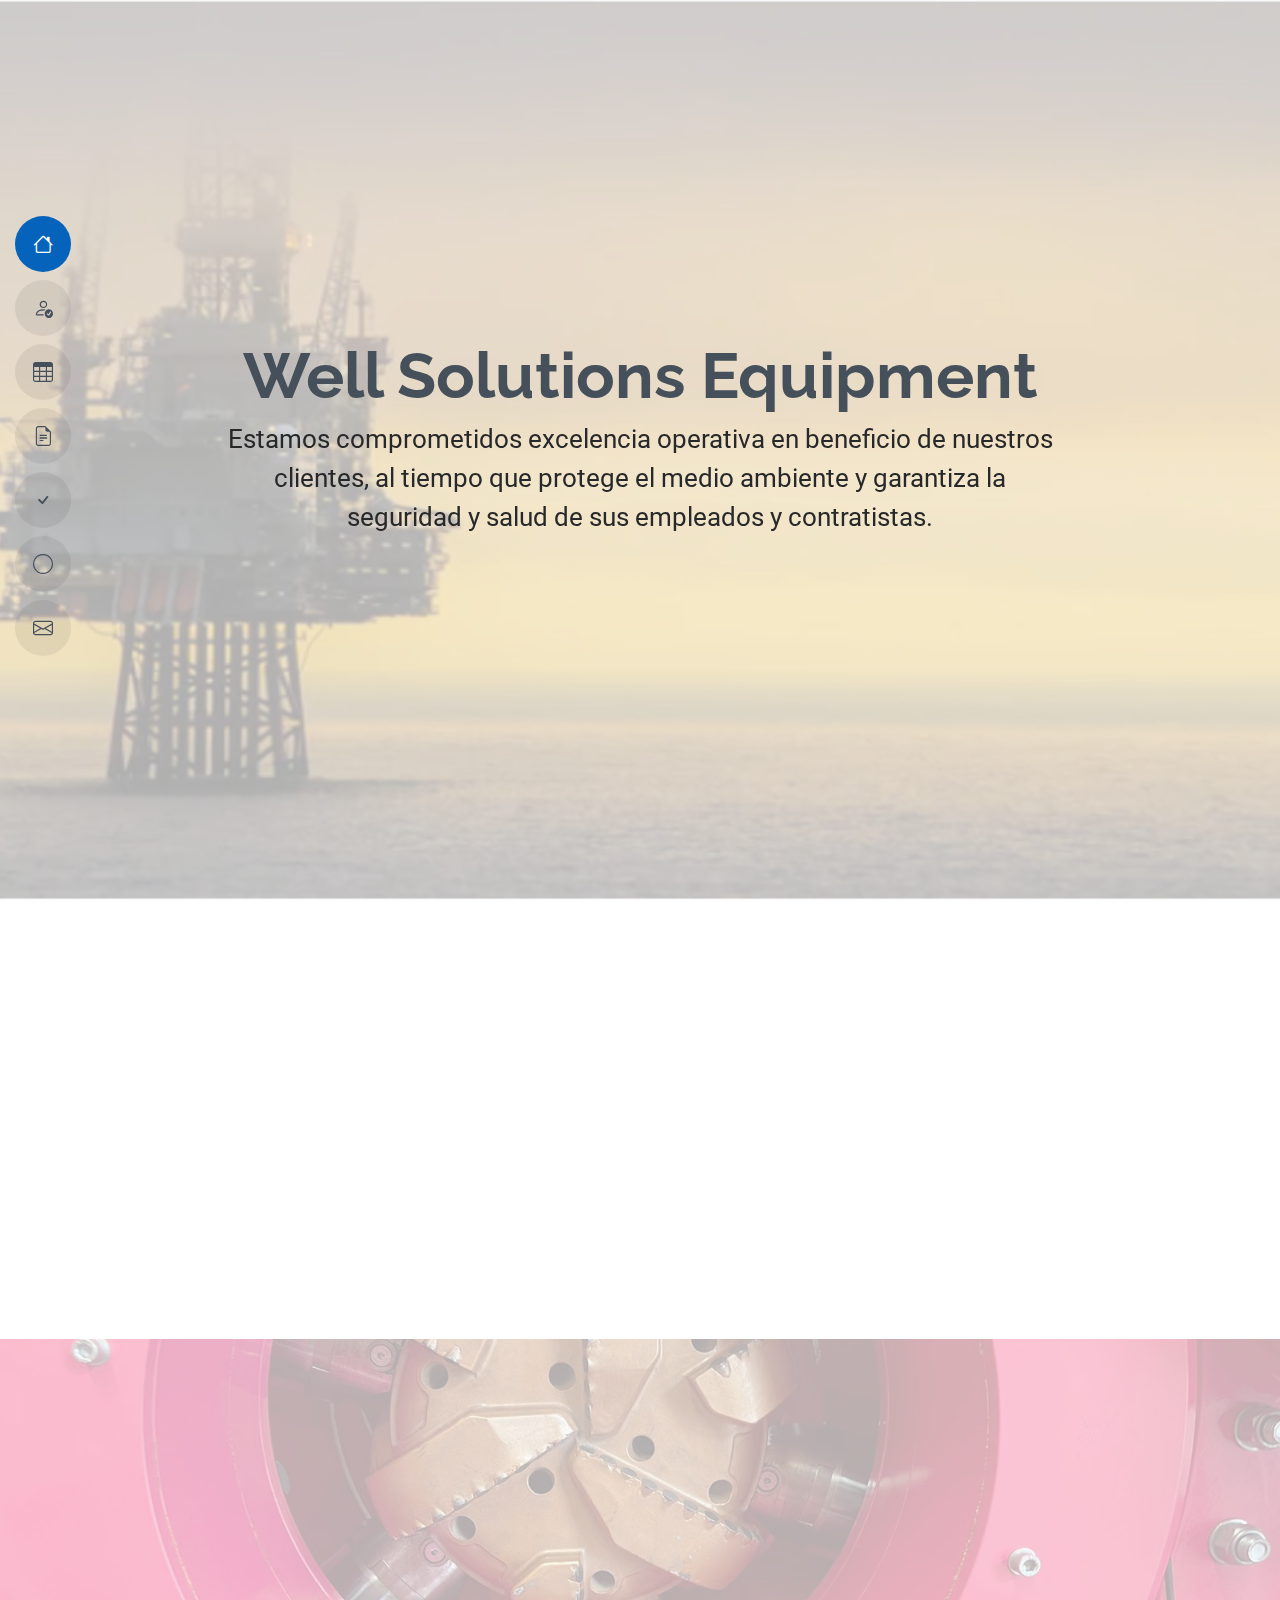
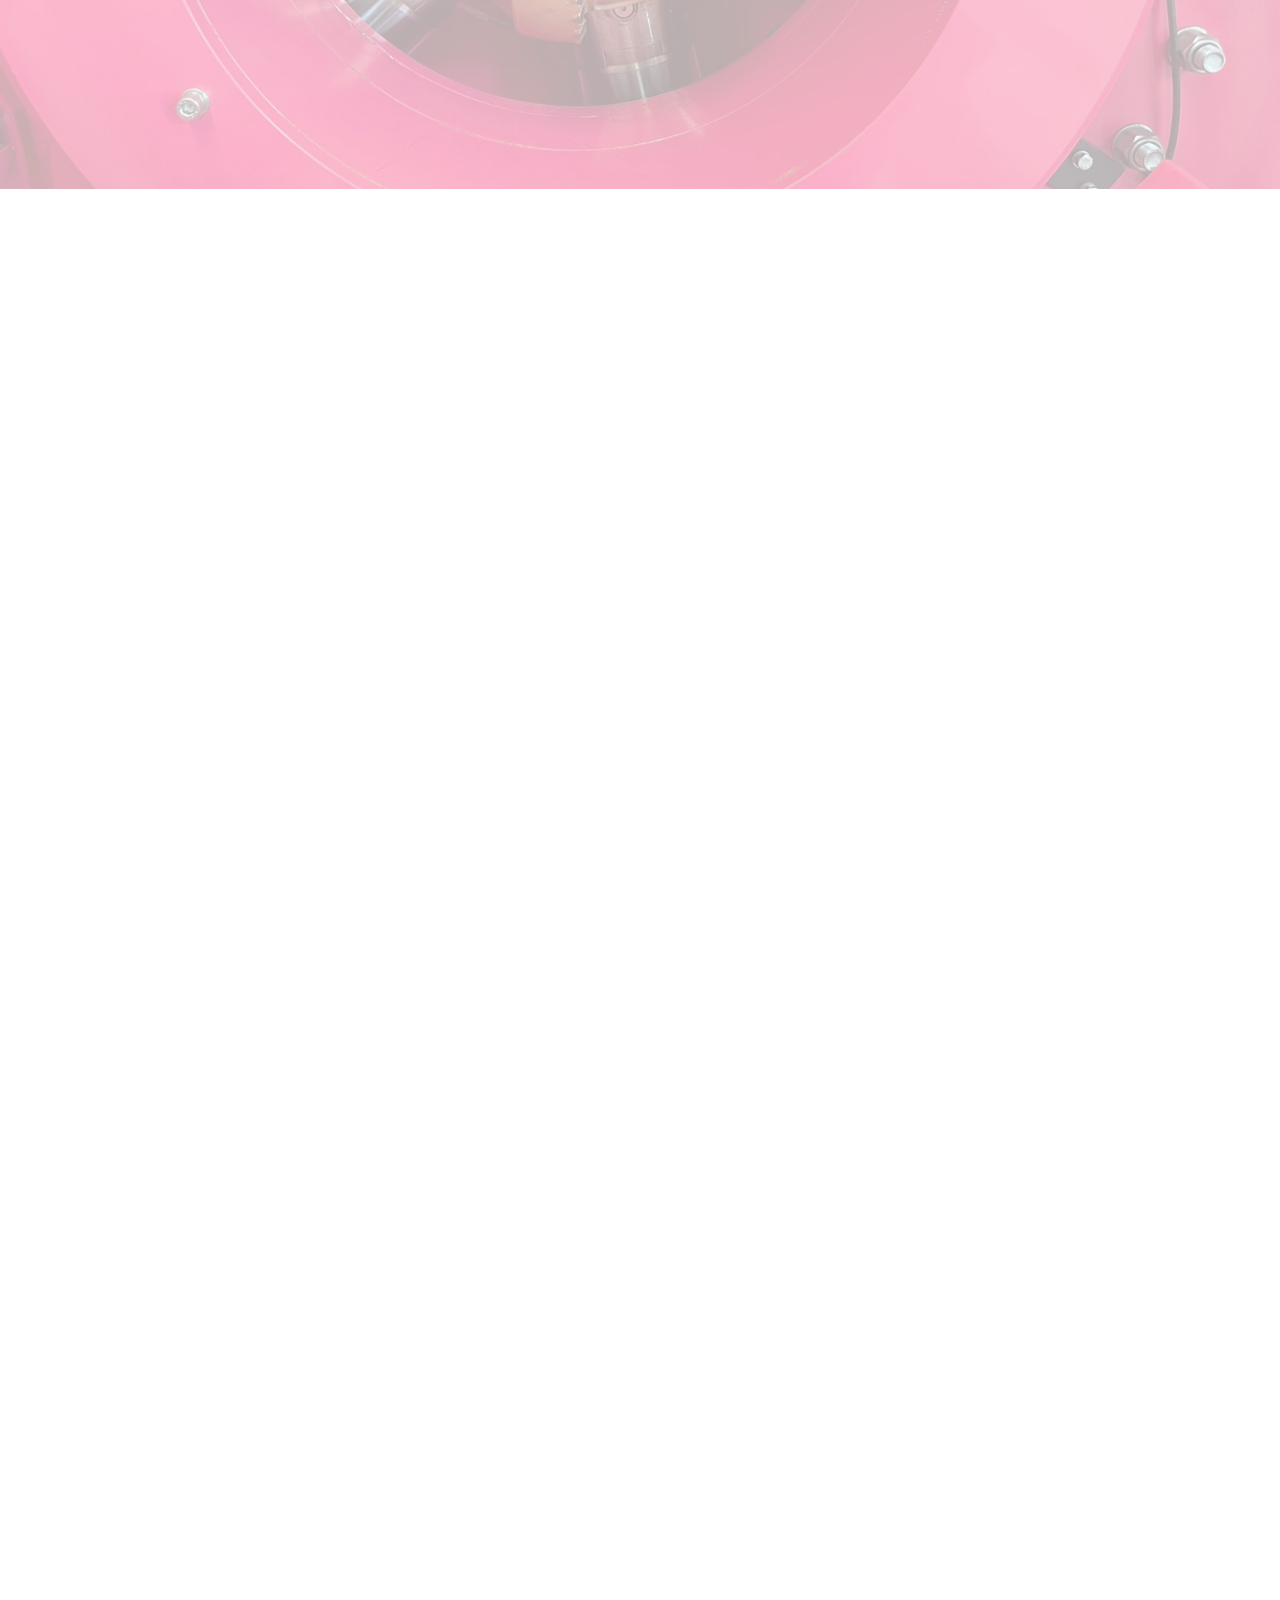
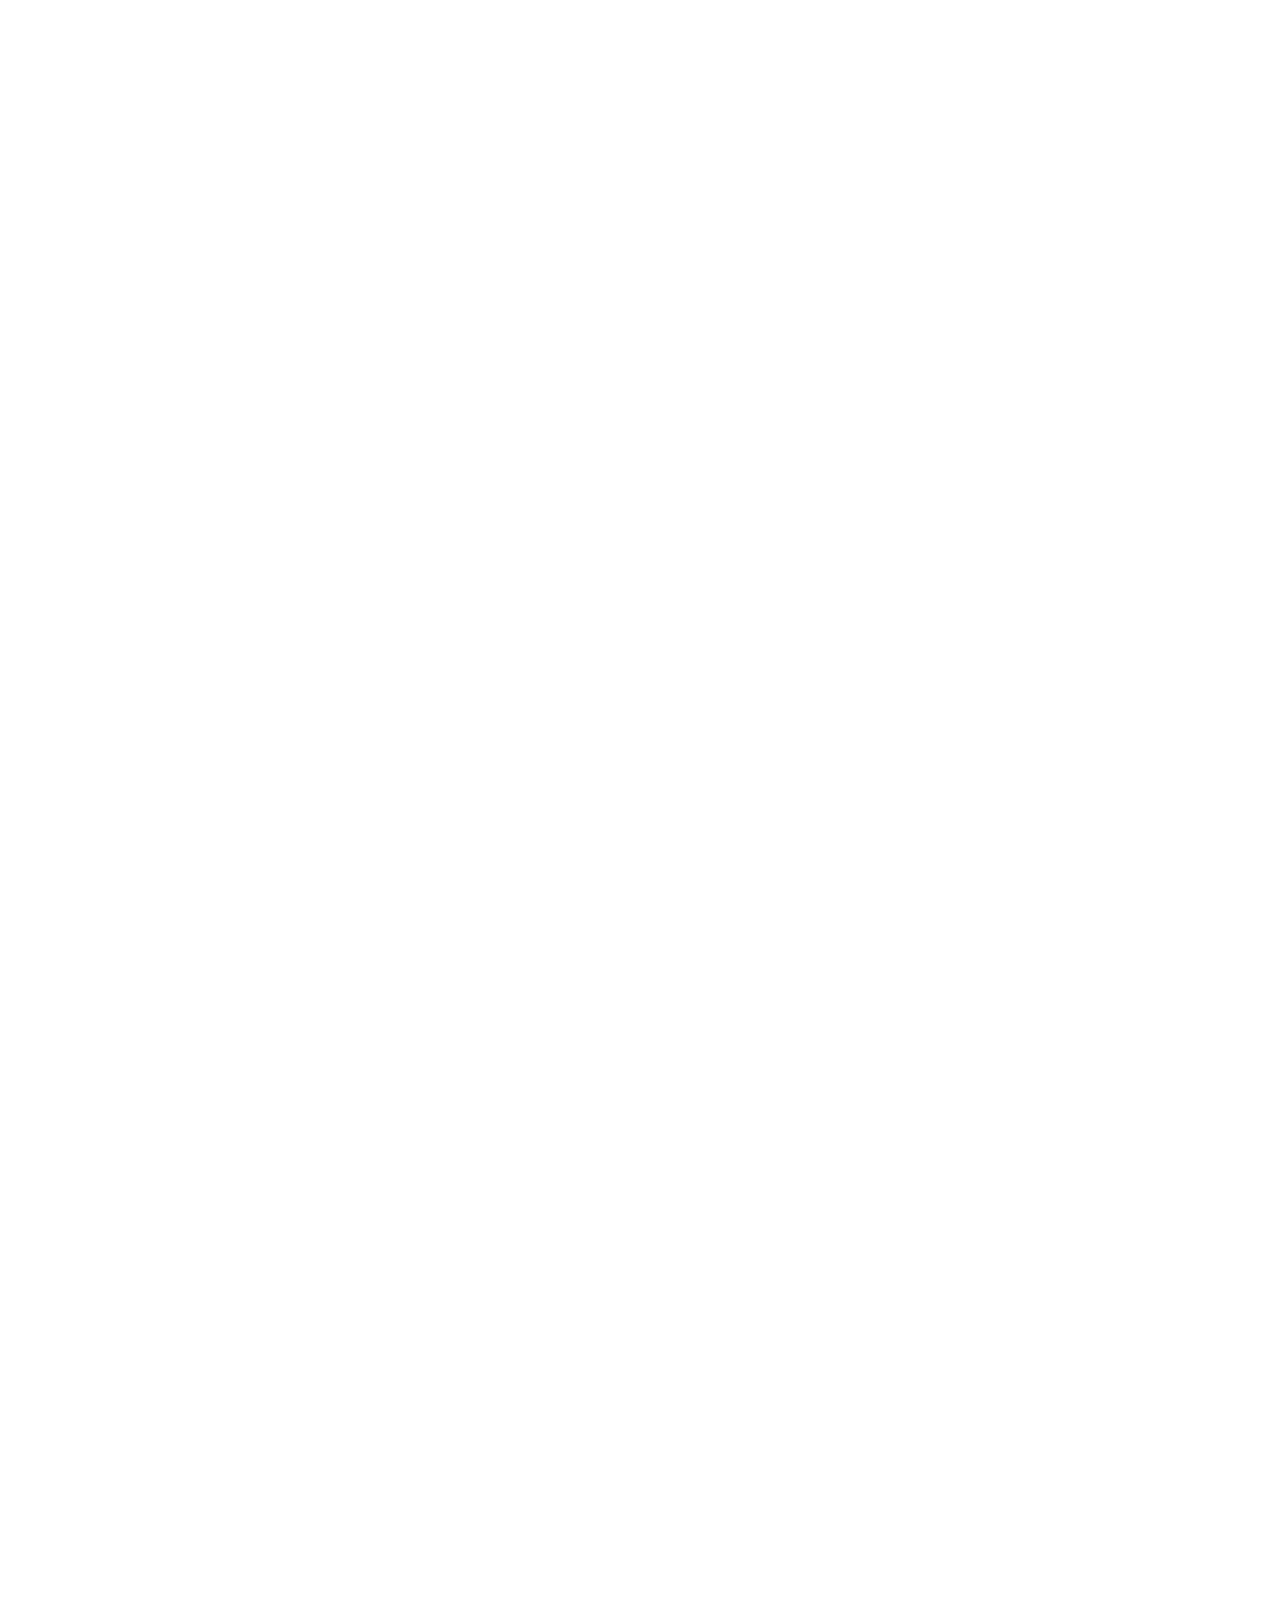
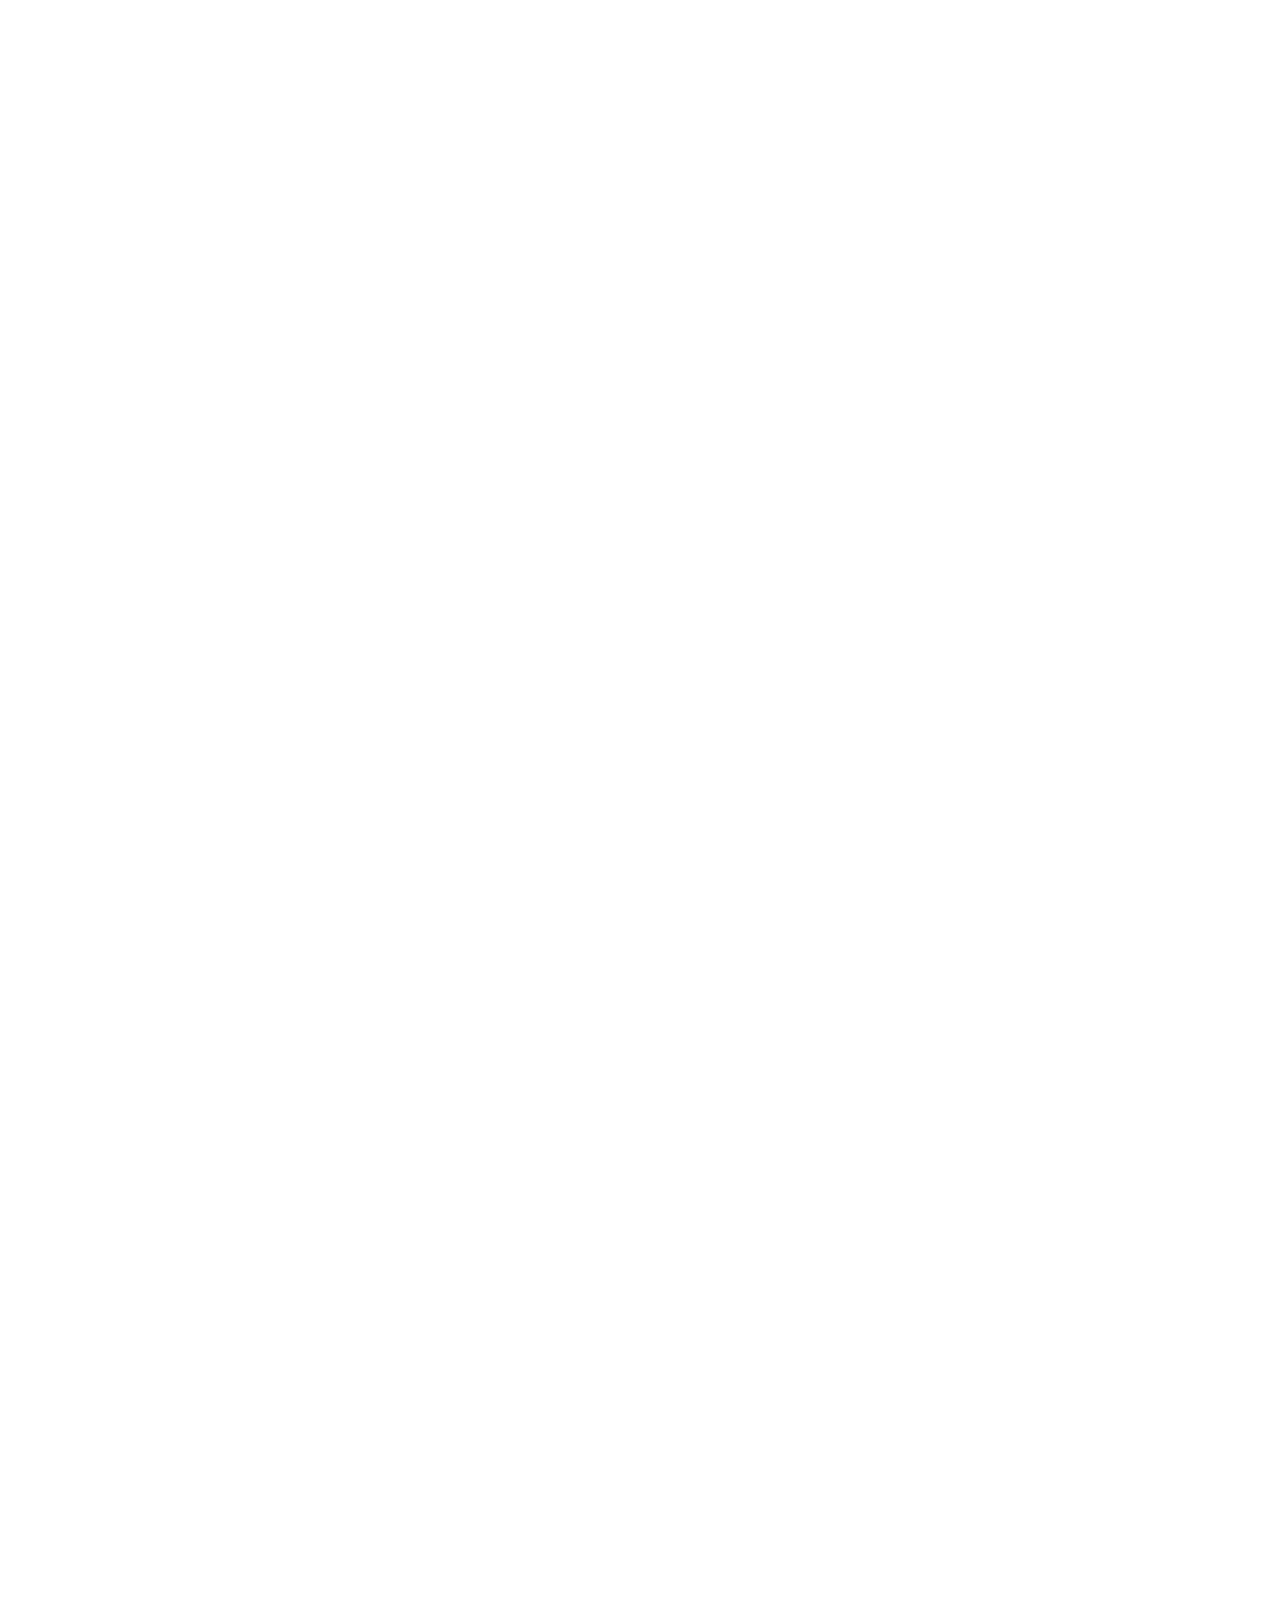
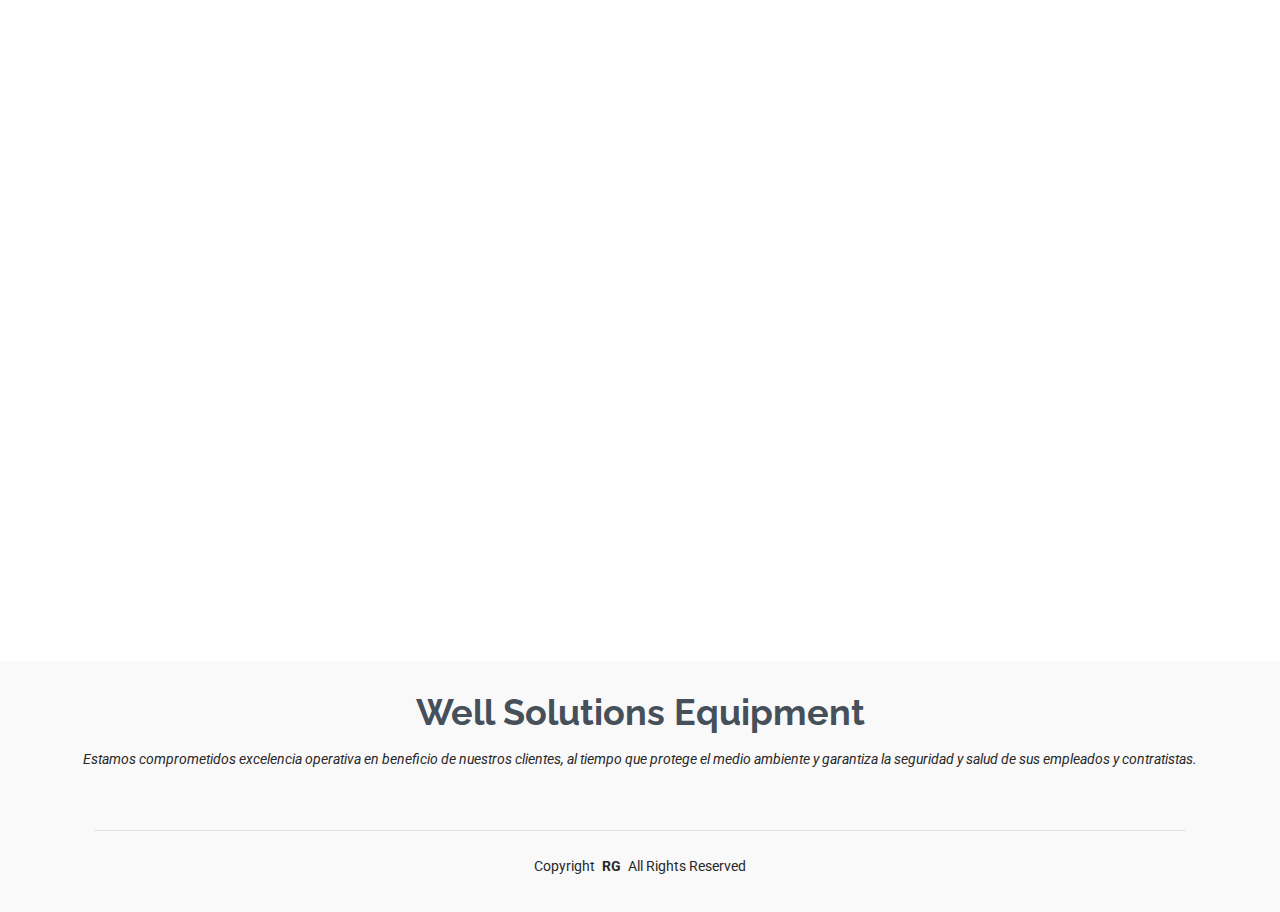
<file: index.html>
<!DOCTYPE html>
<html lang="en">

<head>
  <meta charset="utf-8">
  <meta content="width=device-width, initial-scale=1.0" name="viewport">
  <title>Well Solutions Equipment</title>
  <meta content="" name="description">
  <meta content="" name="keywords">

  <!-- Favicons -->
  <link href="assets/img/favicon.png" rel="icon">
  <link href="assets/img/favicon.png" rel="apple-touch-icon">

  <!-- Fonts -->
  <link href="https://fonts.googleapis.com" rel="preconnect">
  <link href="https://fonts.gstatic.com" rel="preconnect" crossorigin>
  <link href="https://fonts.googleapis.com/css2?family=Roboto:ital,wght@0,100;0,300;0,400;0,500;0,700;0,900;1,100;1,300;1,400;1,500;1,700;1,900&family=Poppins:ital,wght@0,100;0,200;0,300;0,400;0,500;0,600;0,700;0,800;0,900;1,100;1,200;1,300;1,400;1,500;1,600;1,700;1,800;1,900&family=Raleway:ital,wght@0,100;0,200;0,300;0,400;0,500;0,600;0,700;0,800;0,900;1,100;1,200;1,300;1,400;1,500;1,600;1,700;1,800;1,900&display=swap" rel="stylesheet">

  <!-- Vendor CSS Files -->
  <link href="assets/vendor/bootstrap/css/bootstrap.min.css" rel="stylesheet">
  <link href="assets/vendor/bootstrap-icons/bootstrap-icons.css" rel="stylesheet">
  <link href="assets/vendor/aos/aos.css" rel="stylesheet">
  <link href="assets/vendor/glightbox/css/glightbox.min.css" rel="stylesheet">
  <link href="assets/vendor/swiper/swiper-bundle.min.css" rel="stylesheet">

  <!-- Main CSS File -->
  <link href="assets/css/main.css" rel="stylesheet">

  <!-- =======================================================
  * Template Name: MyResume
  * Template URL: https://bootstrapmade.com/free-html-bootstrap-template-my-resume/
  * Updated: Jun 29 2024 with Bootstrap v5.3.3
  * Author: BootstrapMade.com
  * License: https://bootstrapmade.com/license/
  ======================================================== -->
</head>

<body class="index-page">

  <header id="header" class="header d-flex flex-column justify-content-center">

    <i class="header-toggle d-xl-none bi bi-list"></i>

    <nav id="navmenu" class="navmenu">
      <ul>
        <li><a href="#hero" class="active"><i class="bi bi-house navicon"></i><span>Inicio</span></a></li>
        <li><a href="#about"><i class="bi bi-person-check navicon"></i><span>Sobre nosotros</span></a></li>
        <li><a href="#resume"><i class="bi bi-table navicon"></i><span>Trayectoría</span></a></li>
        <li><a href="#resume2"><i class="bi bi-file-earmark-text navicon"></i><span>Nuestras políticas</span></a></li>
        <li><a href="#portfolio"><i class="bi bi-check navicon"></i><span>Nuestros clientes</span></a></li>
        <li><a href="#services"><i class="bi bi-circle navicon"></i><span>Productos</span></a></li>
        <li><a href="#contact"><i class="bi bi-envelope navicon"></i><span>Contáctanos</span></a></li>
      </ul>
    </nav>

  </header>

  <main class="main">

    <!-- Hero Section -->
    <section id="hero" class="hero section light-background">

      <img src="assets/img/hero-bg.jpg" alt="">

      <div class="container" data-aos="zoom-out">
        <div class="row justify-content-center">
          <div class="col-lg-9">
            <h2 class="text-center">Well Solutions Equipment</h2>
            <p class="text-center">Estamos comprometidos excelencia operativa en beneficio de nuestros clientes, al tiempo que protege el medio ambiente y garantiza la seguridad y salud de sus empleados y contratistas.</p>
            <div class="social-links text-center">
<!--              <a href="#"><i class="bi bi-twitter-x"></i></a>-->
<!--              <a href="#"><i class="bi bi-facebook"></i></a>-->
<!--              <a href="#"><i class="bi bi-instagram"></i></a>-->
<!--              <a href="#"><i class="bi bi-whatsapp"></i></a>-->
            </div>
          </div>
        </div>
      </div>

    </section><!-- /Hero Section -->

    <!-- About Section -->
    <section id="about" class=" about section">

      <!-- Section Title -->
      <div class="container section-title" data-aos="fade-up">
        <h2>Quienes Somos?</h2>
        <p>Somos una empresa del rubro hidrocarburos, especializada en suministros de productos y servicios especializados para la construcción de pozos de petróleo y gas.</p>
      </div><!-- End Section Title -->

      <div class="container" data-aos="fade-up" data-aos-delay="100">

        <div class="row gy-4 justify-content-center">
          <div class="col-lg-4">
            <img src="assets/img/profile-img.jpg" class="img-fluid" alt="">
          </div>
          <div class="col-lg-8 content">
            <h2>Que Hacemos?</h2>
            <p class="fst-italic py-3">
              Ofrecemos SOLUCIONES en productos y servicios de la mas alta calidad, con un gran soporte de profesionales. especializados para garantizar la efectividad de nuestros servicios.
            </p>
<!--            <div class="row">
              <div class="col-lg-6">
                <ul>
                  <li><i class="bi bi-chevron-right"></i> <strong>API Q1</strong><span>SISTEMA DE CALIDAD</span></li>
                  <li><i class="bi bi-chevron-right"></i> <strong>API 11D1</strong><span>PACKERS</span></li>
                  <li><i class="bi bi-chevron-right"></i> <strong>API 14A</strong><span>SUB SURFACE SAFETY VALVE</span></li>
                </ul>
              </div>
              <div class="col-lg-6">
                <ul>
                  <li><i class="bi bi-chevron-right"></i> <strong>API Q1</strong><span>SISTEMA DE CALIDAD</span></li>
                  <li><i class="bi bi-chevron-right"></i> <strong>API 11D1</strong><span>PACKERS</span></li>
                  <li><i class="bi bi-chevron-right"></i> <strong>API 14A</strong><span>SUB SURFACE SAFETY VALVE</span></li>
                </ul>
              </div>
            </div>-->
<!--            <p class="py-3">
              Officiis eligendi itaque labore et dolorum mollitia officiis optio vero. Quisquam sunt adipisci omnis et ut. Nulla accusantium dolor incidunt officia tempore. Et eius omnis.
              Cupiditate ut dicta maxime officiis quidem quia. Sed et consectetur qui quia repellendus itaque neque.
            </p>-->
          </div>
        </div>

      </div>

    </section><!-- /About Section -->

    <!-- Stats Section -->
    <section id="stats" class="hero2 section light-background stats">

      <img src="assets/img/bg-div.jpg" alt="">

      <div class="container" data-aos="fade-up" data-aos-delay="100">

        <div class="row gy-4">

          <div class="col-lg-4 col-md-6 d-flex flex-column align-items-center">
            <i class="bi bi-check"></i>
            <div class="stats-item">
              <span data-purecounter-start="0" data-purecounter-end="133" data-purecounter-duration="1" class="purecounter"></span>
              <p class="text-center">Operaciones exitosas</p>
            </div>
          </div><!-- End Stats Item -->

          <div class="col-lg-4 col-md-6 d-flex flex-column align-items-center">
            <i class="bi bi-check"></i>
            <div class="stats-item">
              <span data-purecounter-start="0" data-purecounter-end="8236" data-purecounter-duration="1" class="purecounter"></span><p>(m)</p>
              <p>Profundidad máxima alcanzada</p>
            </div>
          </div><!-- End Stats Item -->

          <div class="col-lg-4 col-md-6 d-flex flex-column align-items-center">
            <i class="bi bi-check"></i>
            <div class="stats-item">
              <span data-purecounter-start="0" data-purecounter-end="28.56" data-purecounter-duration="1" class="purecounter"></span><p>min</p>
              <p>AVG DRILL-OUT</p>
            </div>
          </div><!-- End Stats Item -->


        </div>

      </div>

    </section><!-- /Stats Section -->

    <!-- Skills Section -->
    <section id="skills" class="skills section">

      <!-- Section Title -->
      <div class="container section-title" data-aos="fade-up">
        <h2>Nuestra experiencia</h2>
        <p>WSE DRILL SHOES UTILIZADAS EN MÉXICO</p>
      </div><!-- End Section Title -->

      <div class="container" data-aos="fade-up" data-aos-delay="100">

        <div class="row skills-content skills-animation">

          <div class="col-lg-6">

            <div class="progress">
              <span class="skill"><span>CAMPO QUESQUI</span> <i class="val">16</i></span>
              <div class="progress-bar-wrap">
                <div class="progress-bar" role="progressbar" aria-valuenow="16" aria-valuemin="0" aria-valuemax="26"></div>
              </div>
            </div><!-- End Skills Item -->

            <div class="progress">
              <span class="skill"><span>CAMPO MALOB</span> <i class="val">06</i></span>
              <div class="progress-bar-wrap">
                <div class="progress-bar" role="progressbar" aria-valuenow="6" aria-valuemin="0" aria-valuemax="26"></div>
              </div>
            </div><!-- End Skills Item -->

          </div>

          <div class="col-lg-6">

            <div class="progress">
              <span class="skill"><span>CAMPO AYATZIL</span> <i class="val">08</i></span>
              <div class="progress-bar-wrap">
                <div class="progress-bar" role="progressbar" aria-valuenow="8" aria-valuemin="0" aria-valuemax="26"></div>
              </div>
            </div><!-- End Skills Item -->

            <div class="progress">
              <span class="skill"><span>CAMPO IXACHIL</span> <i class="val">25</i></span>
              <div class="progress-bar-wrap">
                <div class="progress-bar" role="progressbar" aria-valuenow="25" aria-valuemin="0" aria-valuemax="26"></div>
              </div>
            </div><!-- End Skills Item -->

          </div>

        </div>

      </div>

    </section><!-- /Skills Section -->

    <!-- Resume Section -->
    <section id="resume" class="resume section">

      <!-- Section Title -->
      <div class="container section-title" data-aos="fade-up">
        <h2>Trayectoría</h2>
        <p>Nuestras propuestas se enfocan en ser la mejor de su clase con equipos y servicios integrales confiables y probados en los campos Mexicanos, proporcionando de manera oportuna, rentable y pragmática combinada con nuestro compromiso de alta calidad.</p>
      </div><!-- End Section Title -->

      <!--<div class="container">

        <div class="row">

          <div class="col-lg-6" data-aos="fade-up" data-aos-delay="100">
            <h3 class="resume-title">Servicio 1</h3>

            <div class="resume-item pb-0">
              <h4>Servicio</h4>
              <p><em>Innovative and deadline-driven Graphic Designer with 3+ years of experience designing and developing user-centered digital/print marketing material from initial concept to final, polished deliverable.</em></p>
            </div>&lt;!&ndash; Edn Resume Item &ndash;&gt;

            <div class="resume-item pb-0">
              <h4>Servicio</h4>
              <p><em>Innovative and deadline-driven Graphic Designer with 3+ years of experience designing and developing user-centered digital/print marketing material from initial concept to final, polished deliverable.</em></p>
            </div>&lt;!&ndash; Edn Resume Item &ndash;&gt;


          </div>

          <div class="col-lg-6" data-aos="fade-up" data-aos-delay="200">
            <h3 class="resume-title">Otros servicios</h3>
            <div class="resume-item pb-0">
              <h4>Servicio</h4>
              <p><em>Innovative and deadline-driven Graphic Designer with 3+ years of experience designing and developing user-centered digital/print marketing material from initial concept to final, polished deliverable.</em></p>
            </div>&lt;!&ndash; Edn Resume Item &ndash;&gt;

            <div class="resume-item pb-0">
              <h4>Servicio</h4>
              <p><em>Innovative and deadline-driven Graphic Designer with 3+ years of experience designing and developing user-centered digital/print marketing material from initial concept to final, polished deliverable.</em></p>
            </div>&lt;!&ndash; Edn Resume Item &ndash;&gt;

          </div>

        </div>

      </div>-->

    </section><!-- /Resume Section -->

    <!-- Resume Section -->
    <section id="resume2" class="resume section">

      <!-- Section Title -->
      <div class="container section-title" data-aos="fade-up">
        <h2>Nuestras políticas</h2>
      </div><!-- End Section Title -->

      <div class="container">

        <div class="row">

          <div class="col-lg-6" data-aos="fade-up" data-aos-delay="100">
<!--            <h3 class="resume-title">Servicio 1</h3>-->

            <div class="resume-item pb-0">
              <h4>POLITICA DE BIENESTAR LABORAL Y ESTILOS DE VIDA
                SALUDABLE</h4>
              <a type="button" class="btn btn-primary" target="_blank" href="politica1.html">
                CLICK PARA VISUALIZAR
              </a>
              <hr>
            </div>

            <div class="resume-item pb-0">
              <h4>POLÍTICA DE ALCOHOL Y DROGAS</h4>
              <a type="button" class="btn btn-primary" target="_blank" href="politica2.html">
                CLICK PARA VISUALIZAR
              </a>
              <hr>
            </div>

            <div class="resume-item pb-0">
              <h4>POLÍTICA DE PREVENCIÓN Y ATENCIÓN DEL ACOSO LABORAL,
                ACOSO SEXUAL Y VIOLENCIA BASADA EN EL GÉNERO CONTRA
                LAS MUJERES Y PERSONAS LGBTIQ+ EN EL ÁMBITO LABORAL</h4>
              <a type="button" class="btn btn-primary" target="_blank" href="politica5.html">
                CLICK PARA VISUALIZAR
              </a>
              <hr>
            </div>

          </div>

          <div class="col-lg-6" data-aos="fade-up" data-aos-delay="200">
            <div class="resume-item pb-0">
              <h4>POLÍTICA INTEGRADA DE GESTION (CALIDAD, SEGURIDAD,
                SALUD EN EL TRABAJO Y MEDIOAMBIENTE)</h4>
              <a type="button" class="btn btn-primary" target="_blank" href="politica3.html">
                CLICK PARA VISUALIZAR
              </a>
              <hr>
            </div>

            <div class="resume-item pb-0">
              <h4>POLÍTICA DE SEGURIDAD VIAL</h4>
              <a type="button" class="btn btn-primary" target="_blank" href="politica4.html">
                CLICK PARA VISUALIZAR
              </a>
              <hr>
            </div>



          </div>

        </div>

      </div>

    </section><!-- /Resume Section -->

    <!-- Portfolio Section -->
    <section id="portfolio" class="portfolio section">

      <!-- Section Title -->
      <div class="container section-title" data-aos="fade-up">
        <h2>Nuestros clientes</h2>
        <p></p>
      </div><!-- End Section Title -->

      <div class="container">

        <div class="isotope-layout" data-default-filter="*" data-layout="masonry" data-sort="original-order">

          <ul class="portfolio-filters isotope-filters" data-aos="fade-up" data-aos-delay="100">
<!--            <li data-filter="*" class="filter-active">Todo</li>-->
            <li data-filter=".filter-logos" class="filter-active">Clientes</li>
            <li data-filter=".filter-images">+ Imagenes</li>
<!--            <li data-filter=".filter-product">Card</li>-->
<!--            <li data-filter=".filter-branding">Web</li>-->
          </ul><!-- End Portfolio Filters -->

          <div class="row gy-4 isotope-container" data-aos="fade-up" data-aos-delay="200">

            <div class="col-lg-4 col-md-6 portfolio-item isotope-item filter-logos">
              <img src="assets/img/masonry-portfolio/masonry-portfolio-1.jpg" class="img-fluid" alt="">
              <div class="portfolio-info">
                <h4></h4>
                <p></p>
                <a href="assets/img/masonry-portfolio/masonry-portfolio-1.jpg" title="Well Solutions Equipment" data-gallery="portfolio-gallery-app" class="glightbox preview-link"><i class="bi bi-zoom-in"></i></a>

              </div>
            </div><!-- End Portfolio Item -->

            <div class="col-lg-4 col-md-6 portfolio-item isotope-item filter-logos">
              <img src="assets/img/masonry-portfolio/masonry-portfolio-2.jpg" class="img-fluid" alt="">
              <div class="portfolio-info">
                <h4></h4>
                <p></p>
                <a href="assets/img/masonry-portfolio/masonry-portfolio-2.jpg" title="Well Solutions Equipment" data-gallery="portfolio-gallery-product" class="glightbox preview-link"><i class="bi bi-zoom-in"></i></a>

              </div>
            </div><!-- End Portfolio Item -->

            <div class="col-lg-4 col-md-6 portfolio-item isotope-item filter-logos">
              <img src="assets/img/masonry-portfolio/masonry-portfolio-3.jpg" class="img-fluid" alt="">
              <div class="portfolio-info">
                <h4></h4>
                <p></p>
                <a href="assets/img/masonry-portfolio/masonry-portfolio-3.jpg" title="Well Solutions Equipment" data-gallery="portfolio-gallery-branding" class="glightbox preview-link"><i class="bi bi-zoom-in"></i></a>

              </div>
            </div><!-- End Portfolio Item -->

            <div class="col-lg-4 col-md-6 portfolio-item isotope-item filter-logos">
              <img src="assets/img/masonry-portfolio/masonry-portfolio-4.jpg" class="img-fluid" alt="">
              <div class="portfolio-info">
                <h4></h4>
                <p></p>
                <a href="assets/img/masonry-portfolio/masonry-portfolio-4.jpg" title="Well Solutions Equipment" data-gallery="portfolio-gallery-app" class="glightbox preview-link"><i class="bi bi-zoom-in"></i></a>

              </div>
            </div><!-- End Portfolio Item -->

            <div class="col-lg-4 col-md-6 portfolio-item isotope-item filter-logos">
              <img src="assets/img/masonry-portfolio/masonry-portfolio-5.jpg" class="img-fluid" alt="">
              <div class="portfolio-info">
                <h4></h4>
                <p></p>
                <a href="assets/img/masonry-portfolio/masonry-portfolio-5.jpg" title="Well Solutions Equipment" data-gallery="portfolio-gallery-product" class="glightbox preview-link"><i class="bi bi-zoom-in"></i></a>

              </div>
            </div><!-- End Portfolio Item -->

            <div class="col-lg-4 col-md-6 portfolio-item isotope-item filter-images" >
              <img src="assets/img/masonry-portfolio/masonry-portfolio-7.jpg" class="img-fluid" alt="">
              <div class="portfolio-info">
                <h4></h4>
                <p></p>
                <a href="assets/img/masonry-portfolio/masonry-portfolio-7.jpg" title="Well Solutions Equipment" data-gallery="portfolio-gallery-app" class="glightbox preview-link"><i class="bi bi-zoom-in"></i></a>

              </div>
            </div><!-- End Portfolio Item -->

            <div class="col-lg-4 col-md-6 portfolio-item isotope-item filter-images">
              <img src="assets/img/masonry-portfolio/masonry-portfolio-8.jpg" class="img-fluid" alt="">
              <div class="portfolio-info">
                <h4></h4>
                <p></p>
                <a href="assets/img/masonry-portfolio/masonry-portfolio-8.jpg" title="Well Solutions Equipment" data-gallery="portfolio-gallery-product" class="glightbox preview-link"><i class="bi bi-zoom-in"></i></a>

              </div>
            </div><!-- End Portfolio Item -->

            <div class="col-lg-4 col-md-6 portfolio-item isotope-item filter-images">
              <img src="assets/img/masonry-portfolio/masonry-portfolio-9.jpg" class="img-fluid" alt="">
              <div class="portfolio-info">
                <h4></h4>
                <p></p>
                <a href="assets/img/masonry-portfolio/masonry-portfolio-9.jpg" title="Well Solutions Equipment" data-gallery="portfolio-gallery-branding" class="glightbox preview-link"><i class="bi bi-zoom-in"></i></a>

              </div>
            </div><!-- End Portfolio Item -->

            <div class="col-lg-4 col-md-6 portfolio-item isotope-item filter-images">
              <img src="assets/img/masonry-portfolio/masonry-portfolio-10.jpg" class="img-fluid" alt="">
              <div class="portfolio-info">
                <h4></h4>
                <p></p>
                <a href="assets/img/masonry-portfolio/masonry-portfolio-10.jpg" title="Well Solutions Equipment" data-gallery="portfolio-gallery-branding" class="glightbox preview-link"><i class="bi bi-zoom-in"></i></a>

              </div>
            </div><!-- End Portfolio Item -->

            <div class="col-lg-4 col-md-6 portfolio-item isotope-item filter-images">
              <img src="assets/img/masonry-portfolio/masonry-portfolio-11.jpg" class="img-fluid" alt="">
              <div class="portfolio-info">
                <h4></h4>
                <p></p>
                <a href="assets/img/masonry-portfolio/masonry-portfolio-11.jpg" title="Well Solutions Equipment" data-gallery="portfolio-gallery-branding" class="glightbox preview-link"><i class="bi bi-zoom-in"></i></a>

              </div>
            </div><!-- End Portfolio Item -->

          </div><!-- End Portfolio Container -->

        </div>

      </div>

    </section><!-- /Portfolio Section -->

    <!-- Services Section -->
    <section id="services" class="services section">

      <!-- Section Title -->
      <div class="container section-title" data-aos="fade-up">
        <h2>Productos</h2>
      </div><!-- End Section Title -->

      <div class="container">

        <div class="row gy-4">

          <div class="col-lg-4 col-md-6" data-aos="fade-up" data-aos-delay="100">
            <div class="service-item item-cyan position-relative">
              <div class="">
                <img src="assets/img/products/Picture1.jpg" class="img-fluid" alt="">
              </div>
              <a href="#" class="stretched-link">
                <h3>ZAPATA HIBRIDA SHARK KING – 5” x 5.250” OD</h3>
              </a>
              <p class="justify-text">La Zapata Híbrida SHARK KING de Well Solutions es un accesorio de sarta de revestimiento, diseñado para pozos desafiantes, con nariz de paso completo y recubrimiento de tungsteno, permitiendo el paso de herramientas pequeñas y con aletas laterales en espiral para estabilidad y reducción de vibraciones. Opcionalmente, tiene un disco de ruptura lateral para desobstrucción.</p>
            </div>
          </div><!-- End Service Item -->

          <div class="col-lg-4 col-md-6" data-aos="fade-up" data-aos-delay="200">
            <div class="service-item item-orange position-relative">
              <div class="">
                <img src="assets/img/products/Picture2.png" class="img-fluid" alt="">
              </div>
              <a href="#" class="stretched-link">
                <h3>ZAPATA PERFORADORA  WSE</h3>
              </a>
              <p class="justify-text">Los Cortadores PDC y puertos direccionados de Well Solutions están diseñados con seis aletas en espiral de corte PDC, ofreciendo alta capacidad de trabajo en formaciones complejas. Su sección central es perforable y la nariz genera pequeñas virutas durante su molienda rápida y sin daños. Disponibles para TR o Liner con sistema auto llenado, incluyen un tapón de circulación secundaria y pieza integral metálica molible, eliminando la necesidad de viajes adicionales. Las aletas reforzadas mejoran la resistencia al desgaste y eficiencia de corte en condiciones severas.</p>
            </div>
          </div><!-- End Service Item -->

          <div class="col-lg-4 col-md-6" data-aos="fade-up" data-aos-delay="300">
            <div class="service-item item-teal position-relative">
              <div class="">
                <img src="assets/img/products/Picture3.png" class="img-fluid" alt="">
              </div>
              <a href="#" class="stretched-link">
                <h3>ZAPATA PERFORADORA  EXCENTRICA RHINO DS</h3>
              </a>
              <p class="justify-text">El Drill shoe es una pieza metálica moldeada en un grado especial perforable, con aletas en espiral para estabilizar la barrena y reducir la vibración. Tiene una nariz Rhino resistente que permite pasar a través de diferentes tipos de pozos y derrumbes. La sección central del Rhino también es perforable, y la estructura de corte superior mejora la resistencia al desgaste y la eficiencia de corte. El sistema Fast-Drill facilita la molienda del Dril-Shoe, y está disponible en diferentes conexiones y materiales premium.</p>
            </div>
          </div><!-- End Service Item -->

          <div class="col-lg-4 col-md-6" data-aos="fade-up" data-aos-delay="400">
            <div class="service-item item-red position-relative">
              <div class="">
                <img src="assets/img/products/Picture4.png" class="img-fluid" alt="">
              </div>
              <a href="#" class="stretched-link">
                <h3>Casing Solutions</h3>
              </a>
              <p>Alta calidad comprobada en accesorios utilizados en México.
                Manufactura en Houston, Texas, US.</p>
              <ul>
                <li><p>Zapatas para TR auto-alineables</p></li>
                <li><p>Zapatas Rimadoras con nariz excéntrica</p></li>
                <li><p>Coples Flotadores auto llenados, de válvula plunger</p></li>
                <li><p>Tapones para Colgadores & TR</p></li>
                <li><p>Aplicaciones especiales para control de surgencia y swabeo</p></li>
              </ul>
              <a href="#" class="stretched-link"></a>
            </div>
          </div><!-- End Service Item -->

          <div class="col-lg-4 col-md-6" data-aos="fade-up" data-aos-delay="500">
            <div class="service-item item-indigo position-relative">
              <div class="">
                <img src="assets/img/products/Picture5.png" class="img-fluid" alt="">
              </div>
              <a href="#" class="stretched-link">
                <h3>Machine Shop Solutions</h3>
              </a>
              <p>Alta calidad comprobada en accesorios utilizados en México.
                Manufactura en Houston, Texas, US.</p>
              <ul>
                <li><p>Mecanizados de conexiones Premium HYDRIL 513, 623, 625, etc.,</p></li>
                <li><p>Mecanizados de conexiones Premium XT, HT, HUNTING SPECIAL etc.,</p></li>
                <li><p>Manufactura de tubulares en aceros P110, Q125, V140, etc.</p></li>
                <li><p>Tapones para Colgadores & TR</p></li>
                <li><p>Manufactura de piezas especiales.</p></li>
              </ul>
              <a href="#" class="stretched-link"></a>
            </div>
          </div><!-- End Service Item -->

          <div class="col-lg-4 col-md-6" data-aos="fade-up" data-aos-delay="600">
            <div class="service-item item-pink position-relative">
              <div class="">
                <img src="assets/img/products/Picture6.png" class="img-fluid" alt="">
              </div>
              <a href="#" class="stretched-link">
                <h3>Simulations & Assurance Solutions</h3>
              </a>
              <p class="justify-text">Ofrecemos servicios de simulación para analizar el comportamiento del pozo durante la bajada de revestimiento y Liner, considerando todos los factores relevantes. Proporcionamos asesoramiento en la creación de procedimientos operativos de corrida.</p>
              <p class="justify-text">Servicios de aseguramiento, asesoría y control de calidad de procesos internos de reparación, mantenimiento e inspección para equipos y herramientas en la industria de Petróleo y Gas.</p>
            </div>
          </div><!-- End Service Item -->

        </div>

      </div>

    </section><!-- /Services Section -->

    <!-- Testimonials Section -->
<!--    <section id="testimonials" class="testimonials section">-->

<!--      &lt;!&ndash; Section Title &ndash;&gt;-->
<!--      <div class="container section-title" data-aos="fade-up">-->
<!--        <h2>Testimonios</h2>-->
<!--        <p>Necessitatibus eius consequatur ex aliquid fuga eum quidem sint consectetur velit</p>-->
<!--      </div>&lt;!&ndash; End Section Title &ndash;&gt;-->

<!--      <div class="container" data-aos="fade-up" data-aos-delay="100">-->

<!--        <div class="swiper init-swiper">-->
<!--          <script type="application/json" class="swiper-config">-->
<!--            {-->
<!--              "loop": true,-->
<!--              "speed": 600,-->
<!--              "autoplay": {-->
<!--                "delay": 5000-->
<!--              },-->
<!--              "slidesPerView": "auto",-->
<!--              "pagination": {-->
<!--                "el": ".swiper-pagination",-->
<!--                "type": "bullets",-->
<!--                "clickable": true-->
<!--              }-->
<!--            }-->
<!--          </script>-->
<!--          <div class="swiper-wrapper">-->

<!--            <div class="swiper-slide">-->
<!--              <div class="testimonial-item">-->
<!--                <div class="row gy-4 justify-content-center">-->
<!--                  <div class="col-lg-6">-->
<!--                    <div class="testimonial-content">-->
<!--                      <p>-->
<!--                        <i class="bi bi-quote quote-icon-left"></i>-->
<!--                        <span>Proin iaculis purus consequat sem cure digni ssim donec porttitora entum suscipit rhoncus. Accusantium quam, ultricies eget id, aliquam eget nibh et. Maecen aliquam, risus at semper.</span>-->
<!--                        <i class="bi bi-quote quote-icon-right"></i>-->
<!--                      </p>-->
<!--                      <h3>PETROCHINA</h3>-->
<!--                      <h4>Ceo &amp; Founder</h4>-->
<!--                      <div class="stars">-->
<!--                        <i class="bi bi-star-fill"></i><i class="bi bi-star-fill"></i><i class="bi bi-star-fill"></i><i class="bi bi-star-fill"></i><i class="bi bi-star-fill"></i>-->
<!--                      </div>-->
<!--                    </div>-->
<!--                  </div>-->
<!--                  <div class="col-lg-2 text-center">-->
<!--                    <img src="assets/img/testimonials/testimonials-1.jpg" class="img-fluid testimonial-img" alt="">-->
<!--                  </div>-->
<!--                </div>-->
<!--              </div>-->
<!--            </div>&lt;!&ndash; End testimonial item &ndash;&gt;-->

<!--            <div class="swiper-slide">-->
<!--              <div class="testimonial-item">-->
<!--                <div class="row gy-4 justify-content-center">-->
<!--                  <div class="col-lg-6">-->
<!--                    <div class="testimonial-content">-->
<!--                      <p>-->
<!--                        <i class="bi bi-quote quote-icon-left"></i>-->
<!--                        <span>Export tempor illum tamen malis malis eram quae irure esse labore quem cillum quid cillum eram malis quorum velit fore eram velit sunt aliqua noster fugiat irure amet legam anim culpa.</span>-->
<!--                        <i class="bi bi-quote quote-icon-right"></i>-->
<!--                      </p>-->
<!--                      <h3>PETROCHINA</h3>-->
<!--                      <h4>Entrepreneur</h4>-->
<!--                      <div class="stars">-->
<!--                        <i class="bi bi-star-fill"></i><i class="bi bi-star-fill"></i><i class="bi bi-star-fill"></i><i class="bi bi-star-fill"></i><i class="bi bi-star-fill"></i>-->
<!--                      </div>-->
<!--                    </div>-->
<!--                  </div>-->
<!--                  <div class="col-lg-2 text-center">-->
<!--                    <img src="assets/img/testimonials/testimonials-2.jpg" class="img-fluid testimonial-img" alt="">-->
<!--                  </div>-->
<!--                </div>-->
<!--              </div>-->
<!--            </div>&lt;!&ndash; End testimonial item &ndash;&gt;-->

<!--            <div class="swiper-slide">-->
<!--              <div class="testimonial-item">-->
<!--                <div class="row gy-4 justify-content-center">-->
<!--                  <div class="col-lg-6">-->
<!--                    <div class="testimonial-content">-->
<!--                      <p>-->
<!--                        <i class="bi bi-quote quote-icon-left"></i>-->
<!--                        <span>Enim nisi quem export duis labore cillum quae magna enim sint quorum nulla quem veniam duis minim tempor labore quem eram duis noster aute amet eram fore quis sint minim.</span>-->
<!--                        <i class="bi bi-quote quote-icon-right"></i>-->
<!--                      </p>-->
<!--                      <h3>PETROCHINA</h3>-->
<!--                      <h4>CEO and Owner</h4>-->
<!--                      <div class="stars">-->
<!--                        <i class="bi bi-star-fill"></i><i class="bi bi-star-fill"></i><i class="bi bi-star-fill"></i><i class="bi bi-star-fill"></i><i class="bi bi-star-fill"></i>-->
<!--                      </div>-->
<!--                    </div>-->
<!--                  </div>-->
<!--                  <div class="col-lg-2 text-center">-->
<!--                    <img src="assets/img/testimonials/testimonials-3.jpg" class="img-fluid testimonial-img" alt="">-->
<!--                  </div>-->
<!--                </div>-->
<!--              </div>-->
<!--            </div>&lt;!&ndash; End testimonial item &ndash;&gt;-->

<!--            <div class="swiper-slide">-->
<!--              <div class="testimonial-item">-->
<!--                <div class="row gy-4 justify-content-center">-->
<!--                  <div class="col-lg-6">-->
<!--                    <div class="testimonial-content">-->
<!--                      <p>-->
<!--                        <i class="bi bi-quote quote-icon-left"></i>-->
<!--                        <span>Fugiat enim eram quae cillum dolore dolor amet nulla culpa multos export minim fugiat minim velit minim dolor enim duis veniam ipsum anim magna sunt elit fore quem dolore labore illum veniam.</span>-->
<!--                        <i class="bi bi-quote quote-icon-right"></i>-->
<!--                      </p>-->
<!--                      <h3>PETROCHINA</h3>-->
<!--                      <h4>Entrepreneur</h4>-->
<!--                      <div class="stars">-->
<!--                        <i class="bi bi-star-fill"></i><i class="bi bi-star-fill"></i><i class="bi bi-star-fill"></i><i class="bi bi-star-fill"></i><i class="bi bi-star-fill"></i>-->
<!--                      </div>-->
<!--                    </div>-->
<!--                  </div>-->
<!--                  <div class="col-lg-2 text-center">-->
<!--                    <img src="assets/img/testimonials/testimonials-4.jpg" class="img-fluid testimonial-img" alt="">-->
<!--                  </div>-->
<!--                </div>-->
<!--              </div>-->
<!--            </div>&lt;!&ndash; End testimonial item &ndash;&gt;-->

<!--          </div>-->
<!--          <div class="swiper-pagination"></div>-->
<!--        </div>-->

<!--      </div>-->

<!--    </section>&lt;!&ndash; /Testimonials Section &ndash;&gt;-->

    <!-- Contact Section -->
    <section id="contact" class="contact section">

      <!-- Section Title -->
      <div class="container section-title" data-aos="fade-up">
        <h2>Contacto</h2>

      </div><!-- End Section Title -->

      <div class="container" data-aos="fade" >

        <div class="row gy-4">

          <div class="col-lg-4">
            <div class="info-item d-flex" data-aos="fade-up" data-aos-delay="200">
              <i class="bi bi-geo-alt flex-shrink-0"></i>
              <div>
                <h3>Domicilio</h3>
                <p>Ctra. Villahermosa a Cárdenas km. 8, Bodega No. 34. Villahermosa, Tabasco, México. </p>
              </div>
            </div><!-- End Info Item -->

<!--            <div class="info-item d-flex" data-aos="fade-up" data-aos-delay="300">-->
<!--              <i class="bi bi-telephone flex-shrink-0"></i>-->
<!--              <div>-->
<!--                <h3>Llamanos</h3>-->
<!--                <p>+52 1234 5678</p>-->
<!--              </div>-->
<!--            </div>&lt;!&ndash; End Info Item &ndash;&gt;-->

            <div class="info-item d-flex" data-aos="fade-up" data-aos-delay="400">
              <i class="bi bi-envelope flex-shrink-0"></i>
              <div>
                <h3>Correo</h3>
                <p>contacto@wellsolutions.mx</p>
              </div>
            </div><!-- End Info Item -->

          </div>

          <div class="col-lg-8">
            <form action="forms/contact.php" method="post" class="php-email-form" data-aos="fade-up" data-aos-delay="200">
              <div class="row gy-4">

                <div class="col-md-6">
                  <input type="text" name="name" class="form-control" placeholder="Nombre" required="">
                </div>

                <div class="col-md-6 ">
                  <input type="email" class="form-control" name="email" placeholder="Correo" required="">
                </div>

                <div class="col-md-12">
                  <input type="text" class="form-control" name="subject" placeholder="Título" required="">
                </div>

                <div class="col-md-12">
                  <textarea class="form-control" name="message" rows="6" placeholder="Escribenos aquí" required=""></textarea>
                </div>

                <div class="col-md-12 text-center">
                  <div class="loading">Cargando</div>
                  <div class="error-message"></div>
                  <div class="sent-message">Tecontactaremos en breve</div>

                  <button type="submit">Enviar</button>
                </div>

              </div>
            </form>
          </div><!-- End Contact Form -->

        </div>

      </div>

    </section><!-- /Contact Section -->

  </main>

  <footer id="footer" class="footer position-relative light-background">
    <div class="container">
      <h3 class="sitename">Well Solutions Equipment</h3>
      <p>Estamos comprometidos excelencia operativa en beneficio de nuestros clientes, al tiempo que protege el medio ambiente y garantiza la seguridad y salud de sus empleados y contratistas.</p>
      <div class="social-links d-flex justify-content-center">
<!--        <a href=""><i class="bi bi-twitter-x"></i></a>-->
<!--        <a href=""><i class="bi bi-facebook"></i></a>-->
<!--        <a href=""><i class="bi bi-instagram"></i></a>-->
<!--        <a href=""><i class="bi bi-skype"></i></a>-->
<!--        <a href=""><i class="bi bi-linkedin"></i></a>-->
      </div>
      <div class="container">
        <div class="copyright">
          <span>Copyright</span> <strong class="px-1 sitename">RG</strong> <span>All Rights Reserved</span>
        </div>
        <div class="credits">
        </div>
      </div>
    </div>
  </footer>

  <!-- Scroll Top -->
  <a href="#" id="scroll-top" class="scroll-top d-flex align-items-center justify-content-center"><i class="bi bi-arrow-up-short"></i></a>

  <!-- Preloader -->
  <div id="preloader"></div>

  <!-- Vendor JS Files -->
  <script src="assets/vendor/bootstrap/js/bootstrap.bundle.min.js"></script>
  <script src="assets/vendor/php-email-form/validate.js"></script>
  <script src="assets/vendor/aos/aos.js"></script>
  <script src="assets/vendor/typed.js/typed.umd.js"></script>
  <script src="assets/vendor/purecounter/purecounter_vanilla.js"></script>
  <script src="assets/vendor/waypoints/noframework.waypoints.js"></script>
  <script src="assets/vendor/glightbox/js/glightbox.min.js"></script>
  <script src="assets/vendor/imagesloaded/imagesloaded.pkgd.min.js"></script>
  <script src="assets/vendor/isotope-layout/isotope.pkgd.min.js"></script>
  <script src="assets/vendor/swiper/swiper-bundle.min.js"></script>

  <!-- Main JS File -->
  <script src="assets/js/main.js"></script>

</body>

</html>
</file>
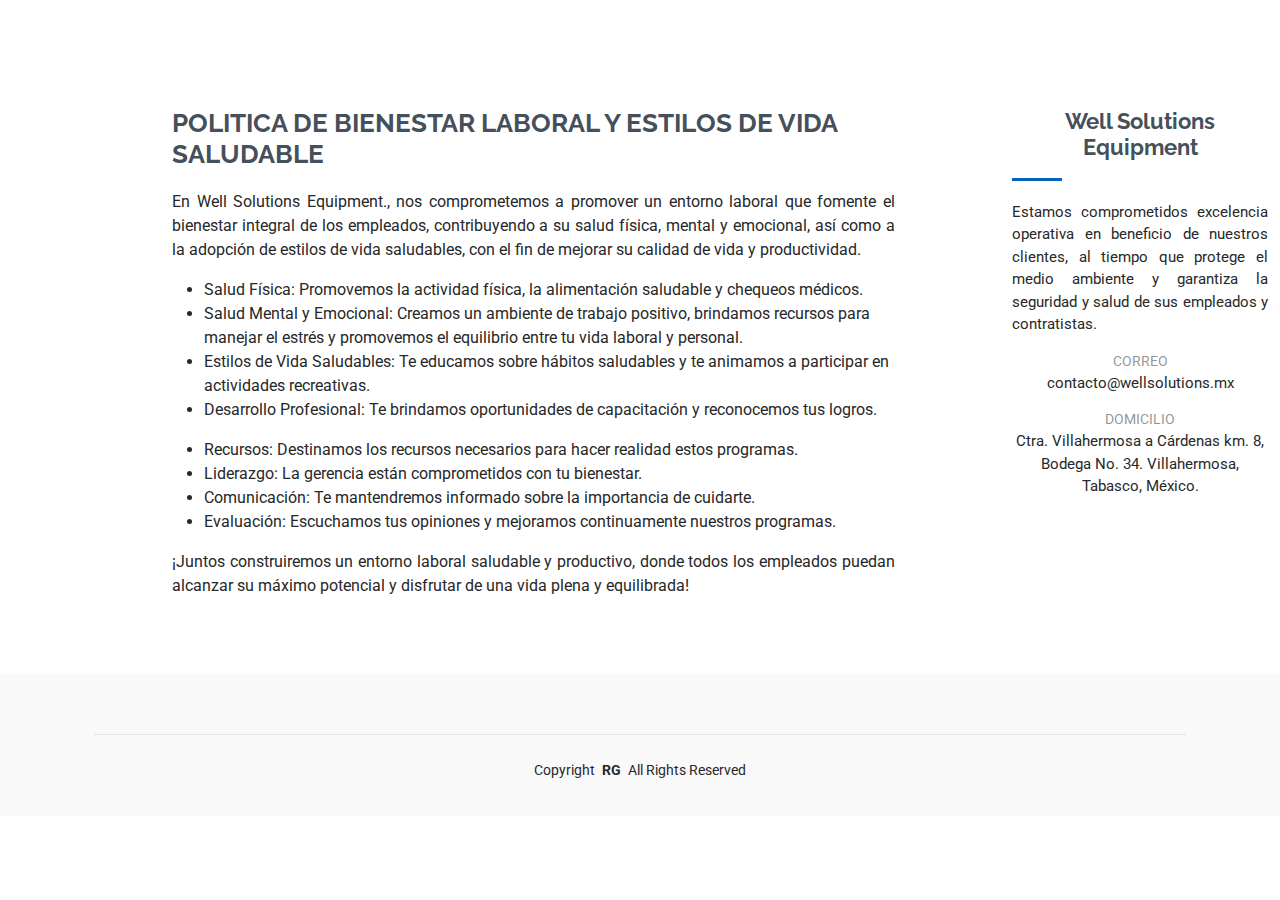
<file: politica1.html>
<!DOCTYPE html>
<html lang="en">

<head>
  <meta charset="utf-8">
  <meta content="width=device-width, initial-scale=1.0" name="viewport">
  <title>Well Solutions Equipment</title>
  <meta content="" name="description">
  <meta content="" name="keywords">

  <!-- Favicons -->
  <link href="assets/img/favicon.png" rel="icon">
  <link href="assets/img/favicon.png rel="apple-touch-icon">

  <!-- Fonts -->
  <link href="https://fonts.googleapis.com" rel="preconnect">
  <link href="https://fonts.gstatic.com" rel="preconnect" crossorigin>
  <link href="https://fonts.googleapis.com/css2?family=Roboto:ital,wght@0,100;0,300;0,400;0,500;0,700;0,900;1,100;1,300;1,400;1,500;1,700;1,900&family=Poppins:ital,wght@0,100;0,200;0,300;0,400;0,500;0,600;0,700;0,800;0,900;1,100;1,200;1,300;1,400;1,500;1,600;1,700;1,800;1,900&family=Raleway:ital,wght@0,100;0,200;0,300;0,400;0,500;0,600;0,700;0,800;0,900;1,100;1,200;1,300;1,400;1,500;1,600;1,700;1,800;1,900&display=swap" rel="stylesheet">

  <!-- Vendor CSS Files -->
  <link href="assets/vendor/bootstrap/css/bootstrap.min.css" rel="stylesheet">
  <link href="assets/vendor/bootstrap-icons/bootstrap-icons.css" rel="stylesheet">
  <link href="assets/vendor/aos/aos.css" rel="stylesheet">
  <link href="assets/vendor/glightbox/css/glightbox.min.css" rel="stylesheet">
  <link href="assets/vendor/swiper/swiper-bundle.min.css" rel="stylesheet">

  <!-- Main CSS File -->
  <link href="assets/css/main.css" rel="stylesheet">

  <!-- =======================================================
  * Template Name: MyResume
  * Template URL: https://bootstrapmade.com/free-html-bootstrap-template-my-resume/
  * Updated: Jun 29 2024 with Bootstrap v5.3.3
  * Author: BootstrapMade.com
  * License: https://bootstrapmade.com/license/
  ======================================================== -->
</head>

<body class="portfolio-details-page">

  <header id="header" class="header d-flex flex-column justify-content-center">

    <i class="header-toggle d-xl-none bi bi-list"></i>



  </header>

  <main class="main">


    <!-- Portfolio Details Section -->
    <section id="portfolio-details" class="portfolio-details section">

      <div class="container" data-aos="fade-up">

        <div class="row justify-content-between gy-4 mt-4">

          <div class="col-lg-8" data-aos="fade-up">
            <div class="portfolio-description">
              <h2>POLITICA DE BIENESTAR LABORAL Y ESTILOS DE VIDA SALUDABLE</h2>
              <p class="justify-text">
                En Well Solutions Equipment., nos comprometemos a promover un entorno laboral que fomente el bienestar integral de los empleados, contribuyendo a su salud física, mental y emocional, así como a la adopción de estilos de vida saludables, con el fin de mejorar su calidad de vida y productividad.
              </p>
              <ul>
                <li>Salud Física: Promovemos la actividad física, la alimentación saludable y chequeos médicos.</li>
                <li>Salud Mental y Emocional: Creamos un ambiente de trabajo positivo, brindamos recursos para manejar el estrés y promovemos el equilibrio entre tu vida laboral y personal.</li>
                <li>Estilos de Vida Saludables: Te educamos sobre hábitos saludables y te animamos a participar en actividades recreativas.</li>
                <li>Desarrollo Profesional: Te brindamos oportunidades de capacitación y reconocemos tus logros.</li>
              </ul>
              <ul>
                <li>Recursos: Destinamos los recursos necesarios para hacer realidad estos programas.</li>
                <li>Liderazgo: La gerencia están comprometidos con tu bienestar.</li>
                <li>Comunicación: Te mantendremos informado sobre la importancia de cuidarte.</li>
                <li>Evaluación: Escuchamos tus opiniones y mejoramos continuamente nuestros programas.</li>
              </ul>
              <p class="justify-text">¡Juntos construiremos un entorno laboral saludable y productivo, donde todos los empleados puedan alcanzar su máximo potencial y disfrutar de una vida plena y equilibrada!</p>


            </div>
          </div>

          <div class="col-lg-3" data-aos="fade-up" data-aos-delay="100">
            <div class="portfolio-info">
              <h3 class="text-center">Well Solutions Equipment</h3>
              <ul>
                <li class="justify-text">Estamos comprometidos excelencia operativa en beneficio de nuestros clientes, al tiempo que protege el medio ambiente y garantiza la seguridad y salud de sus empleados y contratistas.</li>
                <li class="text-center"><strong>Correo</strong> contacto@wellsolutions.mx</li>
                <li class="text-center"><strong>Domicilio</strong> Ctra. Villahermosa a Cárdenas km. 8, Bodega No. 34. Villahermosa, Tabasco, México.</li>
              </ul>
            </div>
          </div>

        </div>

      </div>

    </section><!-- /Portfolio Details Section -->

  </main>

  <footer id="footer" class="footer position-relative light-background">
    <div class="container">
<!--      <h3 class="sitename">Well Solutions Equipment</h3>-->
<!--      <p>Estamos comprometidos excelencia operativa en beneficio de nuestros clientes, al tiempo que protege el medio ambiente y garantiza la seguridad y salud de sus empleados y contratistas.</p>-->
      <div class="social-links d-flex justify-content-center">
        <!--        <a href=""><i class="bi bi-twitter-x"></i></a>-->
        <!--        <a href=""><i class="bi bi-facebook"></i></a>-->
        <!--        <a href=""><i class="bi bi-instagram"></i></a>-->
        <!--        <a href=""><i class="bi bi-skype"></i></a>-->
        <!--        <a href=""><i class="bi bi-linkedin"></i></a>-->
      </div>
      <div class="container">
        <div class="copyright">
          <span>Copyright</span> <strong class="px-1 sitename">RG</strong> <span>All Rights Reserved</span>
        </div>
        <div class="credits">
        </div>
      </div>
    </div>
  </footer>

  <!-- Scroll Top -->
  <a href="#" id="scroll-top" class="scroll-top d-flex align-items-center justify-content-center"><i class="bi bi-arrow-up-short"></i></a>

  <!-- Preloader -->
  <div id="preloader"></div>

  <!-- Vendor JS Files -->
  <script src="assets/vendor/bootstrap/js/bootstrap.bundle.min.js"></script>
  <script src="assets/vendor/php-email-form/validate.js"></script>
  <script src="assets/vendor/aos/aos.js"></script>
  <script src="assets/vendor/typed.js/typed.umd.js"></script>
  <script src="assets/vendor/purecounter/purecounter_vanilla.js"></script>
  <script src="assets/vendor/waypoints/noframework.waypoints.js"></script>
  <script src="assets/vendor/glightbox/js/glightbox.min.js"></script>
  <script src="assets/vendor/imagesloaded/imagesloaded.pkgd.min.js"></script>
  <script src="assets/vendor/isotope-layout/isotope.pkgd.min.js"></script>
  <script src="assets/vendor/swiper/swiper-bundle.min.js"></script>

  <!-- Main JS File -->
  <script src="assets/js/main.js"></script>

</body>

</html>
</file>
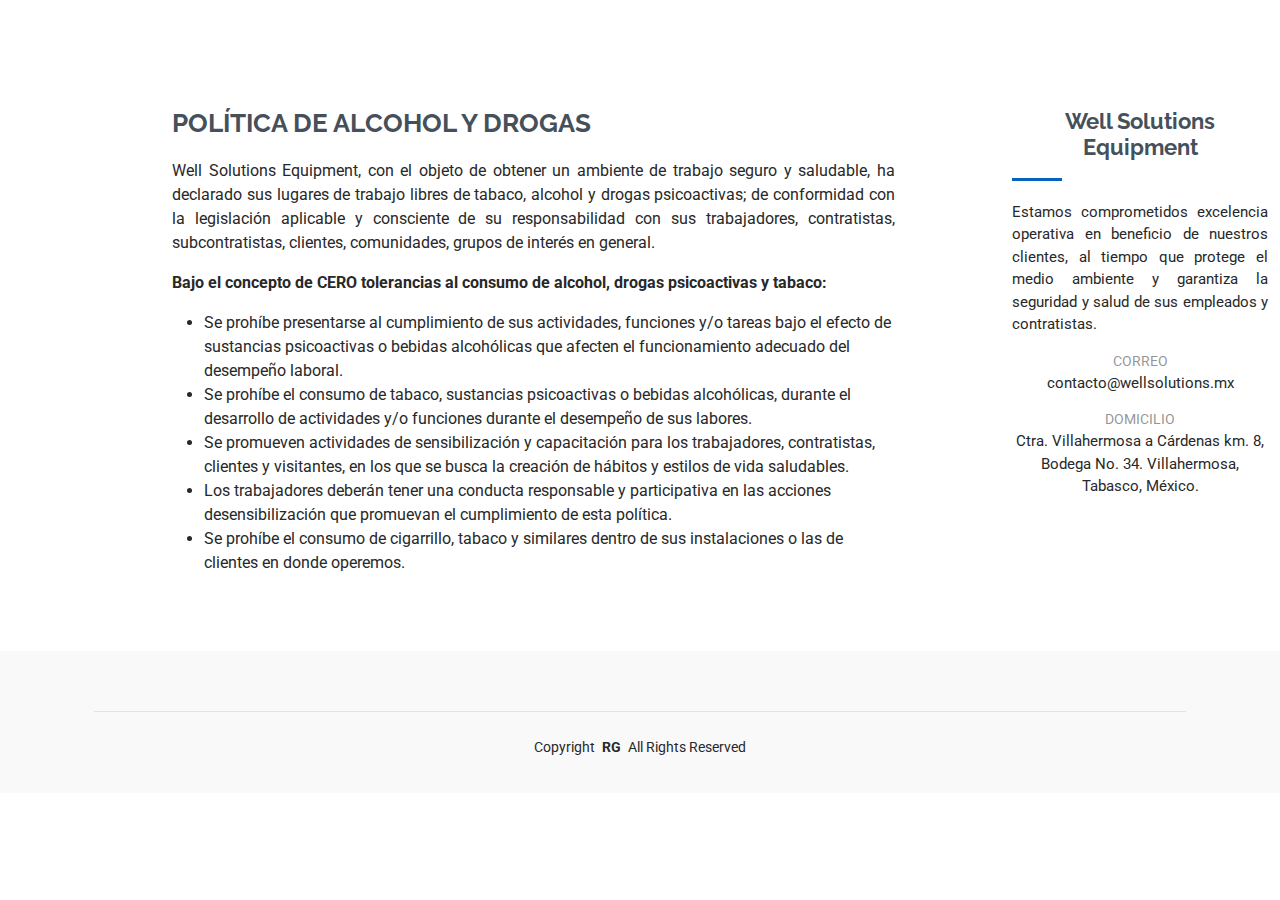
<file: politica2.html>
<!DOCTYPE html>
<html lang="en">

<head>
  <meta charset="utf-8">
  <meta content="width=device-width, initial-scale=1.0" name="viewport">
  <title>Well Solutions Equipment</title>
  <meta content="" name="description">
  <meta content="" name="keywords">

  <!-- Favicons -->
  <link href="assets/img/favicon.png" rel="icon">
  <link href="assets/img/favicon.png rel="apple-touch-icon">

  <!-- Fonts -->
  <link href="https://fonts.googleapis.com" rel="preconnect">
  <link href="https://fonts.gstatic.com" rel="preconnect" crossorigin>
  <link href="https://fonts.googleapis.com/css2?family=Roboto:ital,wght@0,100;0,300;0,400;0,500;0,700;0,900;1,100;1,300;1,400;1,500;1,700;1,900&family=Poppins:ital,wght@0,100;0,200;0,300;0,400;0,500;0,600;0,700;0,800;0,900;1,100;1,200;1,300;1,400;1,500;1,600;1,700;1,800;1,900&family=Raleway:ital,wght@0,100;0,200;0,300;0,400;0,500;0,600;0,700;0,800;0,900;1,100;1,200;1,300;1,400;1,500;1,600;1,700;1,800;1,900&display=swap" rel="stylesheet">

  <!-- Vendor CSS Files -->
  <link href="assets/vendor/bootstrap/css/bootstrap.min.css" rel="stylesheet">
  <link href="assets/vendor/bootstrap-icons/bootstrap-icons.css" rel="stylesheet">
  <link href="assets/vendor/aos/aos.css" rel="stylesheet">
  <link href="assets/vendor/glightbox/css/glightbox.min.css" rel="stylesheet">
  <link href="assets/vendor/swiper/swiper-bundle.min.css" rel="stylesheet">

  <!-- Main CSS File -->
  <link href="assets/css/main.css" rel="stylesheet">

  <!-- =======================================================
  * Template Name: MyResume
  * Template URL: https://bootstrapmade.com/free-html-bootstrap-template-my-resume/
  * Updated: Jun 29 2024 with Bootstrap v5.3.3
  * Author: BootstrapMade.com
  * License: https://bootstrapmade.com/license/
  ======================================================== -->
</head>

<body class="portfolio-details-page">

  <header id="header" class="header d-flex flex-column justify-content-center">

    <i class="header-toggle d-xl-none bi bi-list"></i>



  </header>

  <main class="main">


    <!-- Portfolio Details Section -->
    <section id="portfolio-details" class="portfolio-details section">

      <div class="container" data-aos="fade-up">

        <div class="row justify-content-between gy-4 mt-4">

          <div class="col-lg-8" data-aos="fade-up">
            <div class="portfolio-description">
              <h2>POLÍTICA DE ALCOHOL Y DROGAS</h2>
              <p class="justify-text">
                Well Solutions Equipment, con el objeto de obtener un ambiente de trabajo seguro y saludable, ha declarado sus lugares de trabajo libres de tabaco, alcohol y drogas psicoactivas; de conformidad con la legislación aplicable y consciente de su responsabilidad con sus trabajadores, contratistas, subcontratistas, clientes, comunidades, grupos de interés en general.
              </p>
              <p><strong>Bajo el concepto de CERO tolerancias al consumo de alcohol, drogas psicoactivas y tabaco:</strong></p>
              <ul>
                <li>Se prohíbe presentarse al cumplimiento de sus actividades, funciones y/o tareas bajo el efecto de sustancias psicoactivas o bebidas alcohólicas que afecten el funcionamiento adecuado del desempeño laboral.</li>
                <li>Se prohíbe el consumo de tabaco, sustancias psicoactivas o bebidas alcohólicas, durante el desarrollo de actividades y/o funciones durante el desempeño de sus labores.</li>
                <li>Se promueven actividades de sensibilización y capacitación para los trabajadores, contratistas, clientes y visitantes, en los que se busca la creación de hábitos y estilos de vida saludables.</li>
                <li>Los trabajadores deberán tener una conducta responsable y participativa en las acciones desensibilización que promuevan el cumplimiento de esta política.</li>
                <li>Se prohíbe el consumo de cigarrillo, tabaco y similares dentro de sus instalaciones o las de clientes en donde operemos.</li>
              </ul>

            </div>
          </div>

          <div class="col-lg-3" data-aos="fade-up" data-aos-delay="100">
            <div class="portfolio-info">
              <h3 class="text-center">Well Solutions Equipment</h3>
              <ul>
                <li class="justify-text">Estamos comprometidos excelencia operativa en beneficio de nuestros clientes, al tiempo que protege el medio ambiente y garantiza la seguridad y salud de sus empleados y contratistas.</li>
                <li class="text-center"><strong>Correo</strong> contacto@wellsolutions.mx</li>
                <li class="text-center"><strong>Domicilio</strong> Ctra. Villahermosa a Cárdenas km. 8, Bodega No. 34. Villahermosa, Tabasco, México.</li>
              </ul>
            </div>
          </div>

        </div>

      </div>

    </section><!-- /Portfolio Details Section -->

  </main>

  <footer id="footer" class="footer position-relative light-background">
    <div class="container">
<!--      <h3 class="sitename">Well Solutions Equipment</h3>-->
<!--      <p>Estamos comprometidos excelencia operativa en beneficio de nuestros clientes, al tiempo que protege el medio ambiente y garantiza la seguridad y salud de sus empleados y contratistas.</p>-->
      <div class="social-links d-flex justify-content-center">
        <!--        <a href=""><i class="bi bi-twitter-x"></i></a>-->
        <!--        <a href=""><i class="bi bi-facebook"></i></a>-->
        <!--        <a href=""><i class="bi bi-instagram"></i></a>-->
        <!--        <a href=""><i class="bi bi-skype"></i></a>-->
        <!--        <a href=""><i class="bi bi-linkedin"></i></a>-->
      </div>
      <div class="container">
        <div class="copyright">
          <span>Copyright</span> <strong class="px-1 sitename">RG</strong> <span>All Rights Reserved</span>
        </div>
        <div class="credits">
        </div>
      </div>
    </div>
  </footer>

  <!-- Scroll Top -->
  <a href="#" id="scroll-top" class="scroll-top d-flex align-items-center justify-content-center"><i class="bi bi-arrow-up-short"></i></a>

  <!-- Preloader -->
  <div id="preloader"></div>

  <!-- Vendor JS Files -->
  <script src="assets/vendor/bootstrap/js/bootstrap.bundle.min.js"></script>
  <script src="assets/vendor/php-email-form/validate.js"></script>
  <script src="assets/vendor/aos/aos.js"></script>
  <script src="assets/vendor/typed.js/typed.umd.js"></script>
  <script src="assets/vendor/purecounter/purecounter_vanilla.js"></script>
  <script src="assets/vendor/waypoints/noframework.waypoints.js"></script>
  <script src="assets/vendor/glightbox/js/glightbox.min.js"></script>
  <script src="assets/vendor/imagesloaded/imagesloaded.pkgd.min.js"></script>
  <script src="assets/vendor/isotope-layout/isotope.pkgd.min.js"></script>
  <script src="assets/vendor/swiper/swiper-bundle.min.js"></script>

  <!-- Main JS File -->
  <script src="assets/js/main.js"></script>

</body>

</html>
</file>
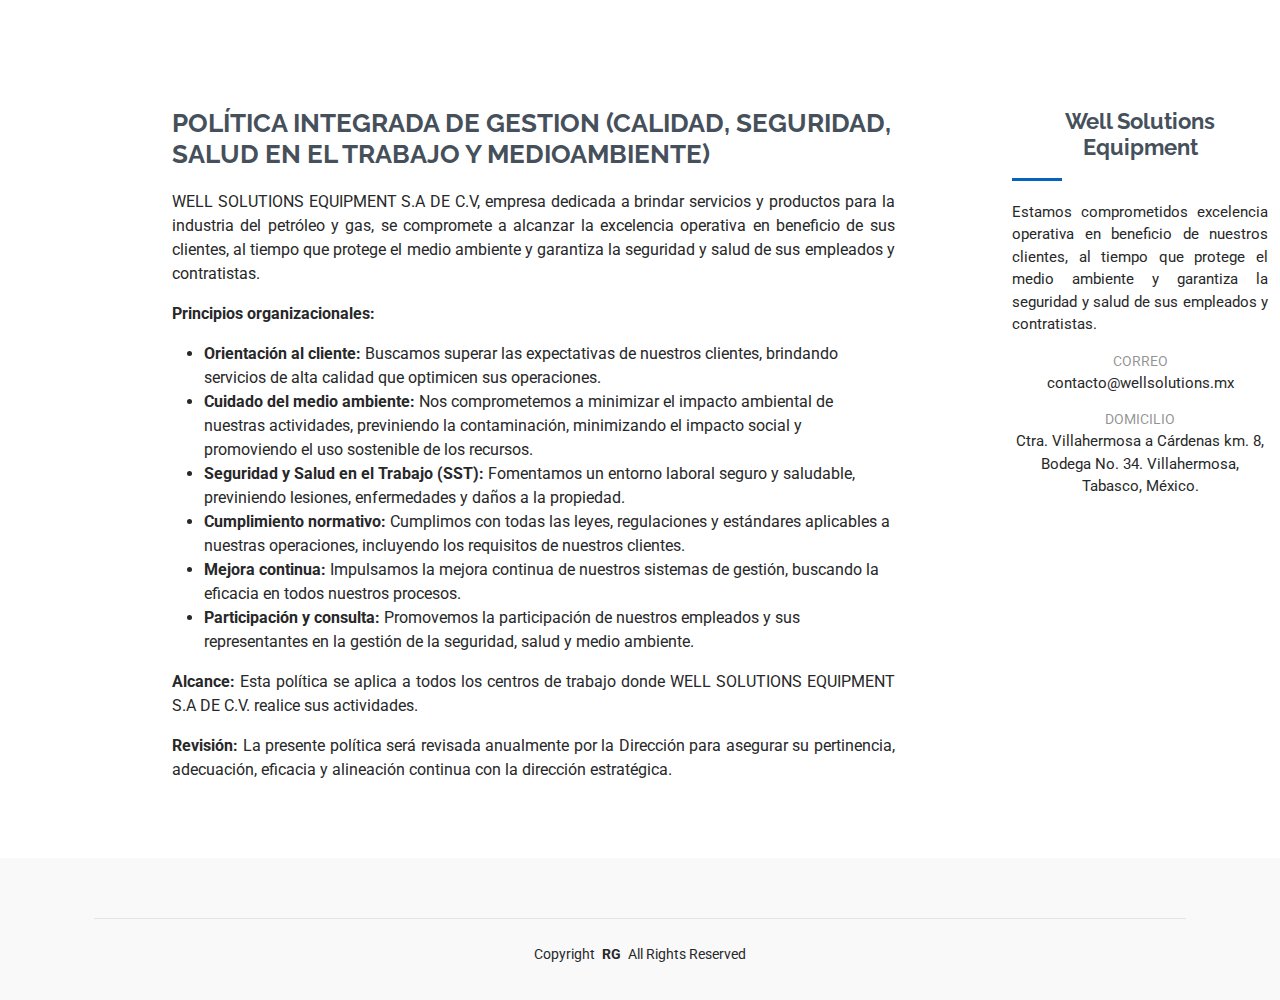
<file: politica3.html>
<!DOCTYPE html>
<html lang="en">

<head>
  <meta charset="utf-8">
  <meta content="width=device-width, initial-scale=1.0" name="viewport">
  <title>Well Solutions Equipment</title>
  <meta content="" name="description">
  <meta content="" name="keywords">

  <!-- Favicons -->
  <link href="assets/img/favicon.png" rel="icon">
  <link href="assets/img/favicon.png rel="apple-touch-icon">

  <!-- Fonts -->
  <link href="https://fonts.googleapis.com" rel="preconnect">
  <link href="https://fonts.gstatic.com" rel="preconnect" crossorigin>
  <link href="https://fonts.googleapis.com/css2?family=Roboto:ital,wght@0,100;0,300;0,400;0,500;0,700;0,900;1,100;1,300;1,400;1,500;1,700;1,900&family=Poppins:ital,wght@0,100;0,200;0,300;0,400;0,500;0,600;0,700;0,800;0,900;1,100;1,200;1,300;1,400;1,500;1,600;1,700;1,800;1,900&family=Raleway:ital,wght@0,100;0,200;0,300;0,400;0,500;0,600;0,700;0,800;0,900;1,100;1,200;1,300;1,400;1,500;1,600;1,700;1,800;1,900&display=swap" rel="stylesheet">

  <!-- Vendor CSS Files -->
  <link href="assets/vendor/bootstrap/css/bootstrap.min.css" rel="stylesheet">
  <link href="assets/vendor/bootstrap-icons/bootstrap-icons.css" rel="stylesheet">
  <link href="assets/vendor/aos/aos.css" rel="stylesheet">
  <link href="assets/vendor/glightbox/css/glightbox.min.css" rel="stylesheet">
  <link href="assets/vendor/swiper/swiper-bundle.min.css" rel="stylesheet">

  <!-- Main CSS File -->
  <link href="assets/css/main.css" rel="stylesheet">

  <!-- =======================================================
  * Template Name: MyResume
  * Template URL: https://bootstrapmade.com/free-html-bootstrap-template-my-resume/
  * Updated: Jun 29 2024 with Bootstrap v5.3.3
  * Author: BootstrapMade.com
  * License: https://bootstrapmade.com/license/
  ======================================================== -->
</head>

<body class="portfolio-details-page">

  <header id="header" class="header d-flex flex-column justify-content-center">

    <i class="header-toggle d-xl-none bi bi-list"></i>



  </header>

  <main class="main">


    <!-- Portfolio Details Section -->
    <section id="portfolio-details" class="portfolio-details section">

      <div class="container" data-aos="fade-up">

        <div class="row justify-content-between gy-4 mt-4">

          <div class="col-lg-8" data-aos="fade-up">
            <div class="portfolio-description">
              <h2>POLÍTICA INTEGRADA DE GESTION (CALIDAD, SEGURIDAD, SALUD EN EL TRABAJO Y MEDIOAMBIENTE)</h2>
              <p class="justify-text">
                WELL SOLUTIONS EQUIPMENT S.A DE C.V, empresa dedicada a brindar servicios y productos para la industria del petróleo y gas, se compromete a alcanzar la excelencia operativa en beneficio de sus clientes, al tiempo que protege el medio ambiente y garantiza la seguridad y salud de sus empleados y contratistas.
              </p>
              <p><strong>Principios organizacionales:</strong></p>
              <ul>
                <li><strong>Orientación al cliente:</strong> Buscamos superar las expectativas de nuestros clientes, brindando servicios de alta calidad que optimicen sus operaciones.</li>
                <li><strong>Cuidado del medio ambiente:</strong> Nos comprometemos a minimizar el impacto ambiental de nuestras actividades, previniendo la contaminación, minimizando el impacto social y promoviendo el uso sostenible de los recursos.</li>
                <li><strong>Seguridad y Salud en el Trabajo (SST):</strong> Fomentamos un entorno laboral seguro y saludable, previniendo lesiones, enfermedades y daños a la propiedad.</li>
                <li><strong>Cumplimiento normativo:</strong> Cumplimos con todas las leyes, regulaciones y estándares aplicables a nuestras operaciones, incluyendo los requisitos de nuestros clientes.</li>
                <li><strong>Mejora continua:</strong> Impulsamos la mejora continua de nuestros sistemas de gestión, buscando la eficacia en todos nuestros procesos.</li>
                <li><strong>Participación y consulta:</strong> Promovemos la participación de nuestros empleados y sus representantes en la gestión de la seguridad, salud y medio ambiente.</li>
              </ul>
              <p class="justify-text"><strong>Alcance:</strong> Esta política se aplica a todos los centros de trabajo donde WELL SOLUTIONS EQUIPMENT S.A DE C.V. realice sus actividades.</p>
              <p class="justify-text"><strong>Revisión:</strong> La presente política será revisada anualmente por la Dirección para asegurar su pertinencia, adecuación, eficacia y alineación continua con la dirección estratégica.</p>
            </div>
          </div>

          <div class="col-lg-3" data-aos="fade-up" data-aos-delay="100">
            <div class="portfolio-info">
              <h3 class="text-center">Well Solutions Equipment</h3>
              <ul>
                <li class="justify-text">Estamos comprometidos excelencia operativa en beneficio de nuestros clientes, al tiempo que protege el medio ambiente y garantiza la seguridad y salud de sus empleados y contratistas.</li>
                <li class="text-center"><strong>Correo</strong> contacto@wellsolutions.mx</li>
                <li class="text-center"><strong>Domicilio</strong> Ctra. Villahermosa a Cárdenas km. 8, Bodega No. 34. Villahermosa, Tabasco, México.</li>
              </ul>
            </div>
          </div>

        </div>

      </div>

    </section><!-- /Portfolio Details Section -->

  </main>

  <footer id="footer" class="footer position-relative light-background">
    <div class="container">
<!--      <h3 class="sitename">Well Solutions Equipment</h3>-->
<!--      <p>Estamos comprometidos excelencia operativa en beneficio de nuestros clientes, al tiempo que protege el medio ambiente y garantiza la seguridad y salud de sus empleados y contratistas.</p>-->
      <div class="social-links d-flex justify-content-center">
        <!--        <a href=""><i class="bi bi-twitter-x"></i></a>-->
        <!--        <a href=""><i class="bi bi-facebook"></i></a>-->
        <!--        <a href=""><i class="bi bi-instagram"></i></a>-->
        <!--        <a href=""><i class="bi bi-skype"></i></a>-->
        <!--        <a href=""><i class="bi bi-linkedin"></i></a>-->
      </div>
      <div class="container">
        <div class="copyright">
          <span>Copyright</span> <strong class="px-1 sitename">RG</strong> <span>All Rights Reserved</span>
        </div>
        <div class="credits">
        </div>
      </div>
    </div>
  </footer>

  <!-- Scroll Top -->
  <a href="#" id="scroll-top" class="scroll-top d-flex align-items-center justify-content-center"><i class="bi bi-arrow-up-short"></i></a>

  <!-- Preloader -->
  <div id="preloader"></div>

  <!-- Vendor JS Files -->
  <script src="assets/vendor/bootstrap/js/bootstrap.bundle.min.js"></script>
  <script src="assets/vendor/php-email-form/validate.js"></script>
  <script src="assets/vendor/aos/aos.js"></script>
  <script src="assets/vendor/typed.js/typed.umd.js"></script>
  <script src="assets/vendor/purecounter/purecounter_vanilla.js"></script>
  <script src="assets/vendor/waypoints/noframework.waypoints.js"></script>
  <script src="assets/vendor/glightbox/js/glightbox.min.js"></script>
  <script src="assets/vendor/imagesloaded/imagesloaded.pkgd.min.js"></script>
  <script src="assets/vendor/isotope-layout/isotope.pkgd.min.js"></script>
  <script src="assets/vendor/swiper/swiper-bundle.min.js"></script>

  <!-- Main JS File -->
  <script src="assets/js/main.js"></script>

</body>

</html>
</file>
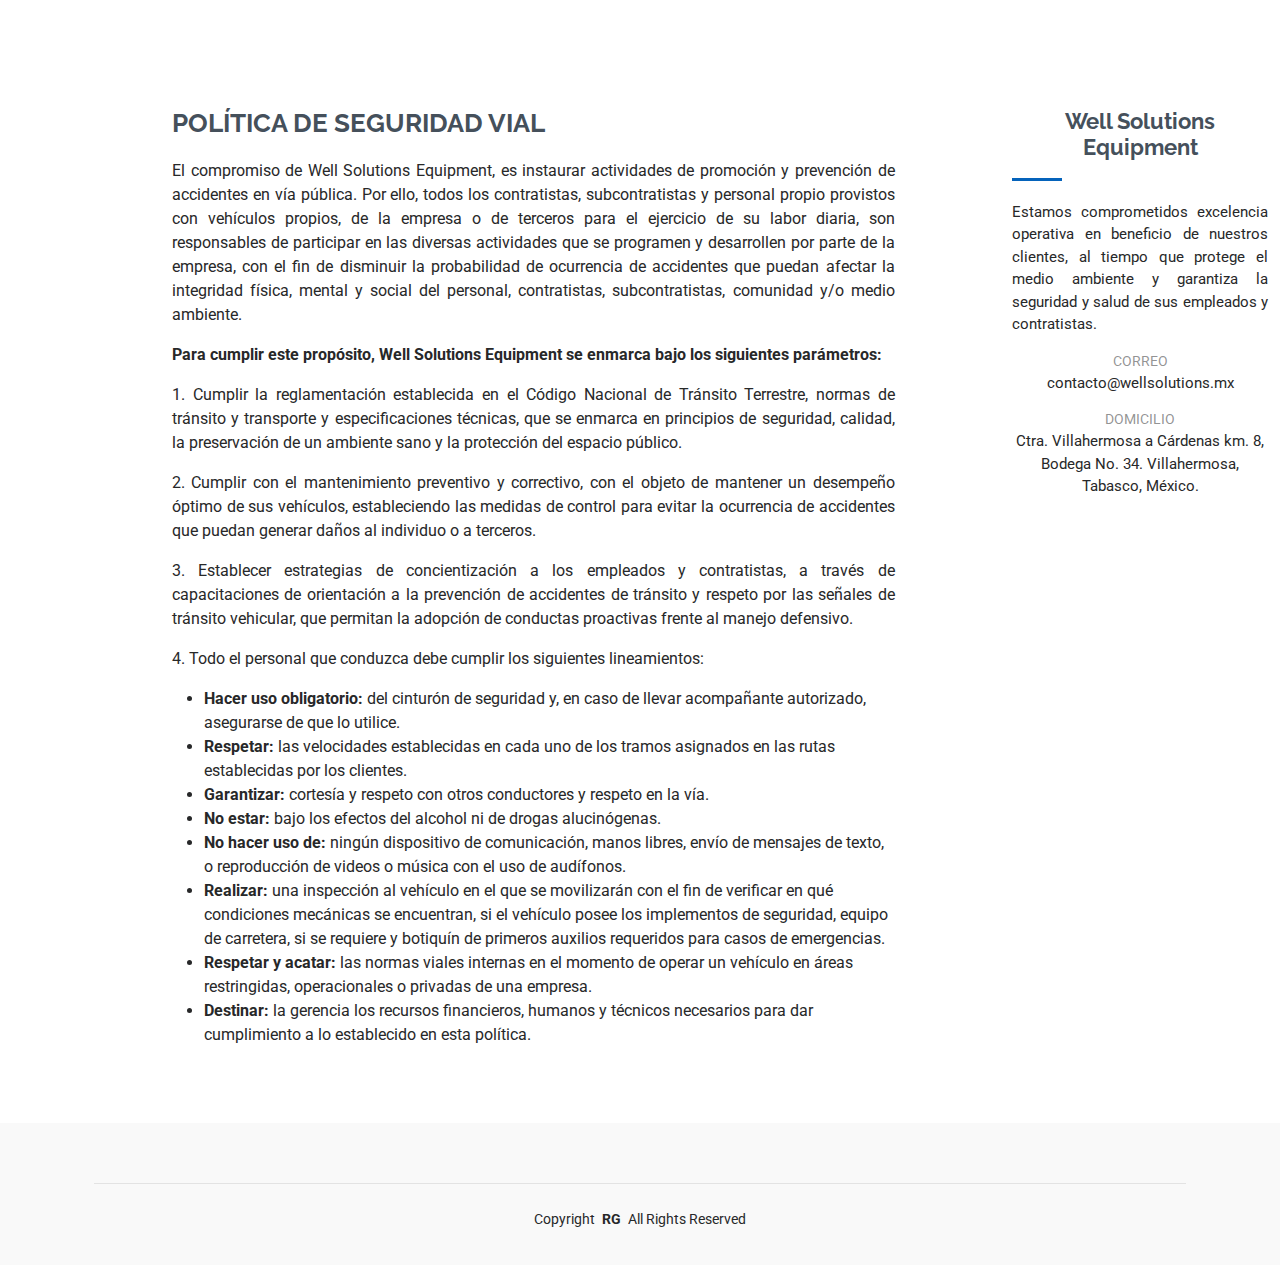
<file: politica4.html>
<!DOCTYPE html>
<html lang="en">

<head>
  <meta charset="utf-8">
  <meta content="width=device-width, initial-scale=1.0" name="viewport">
  <title>Well Solutions Equipment</title>
  <meta content="" name="description">
  <meta content="" name="keywords">

  <!-- Favicons -->
  <link href="assets/img/favicon.png" rel="icon">
  <link href="assets/img/favicon.png rel="apple-touch-icon">

  <!-- Fonts -->
  <link href="https://fonts.googleapis.com" rel="preconnect">
  <link href="https://fonts.gstatic.com" rel="preconnect" crossorigin>
  <link href="https://fonts.googleapis.com/css2?family=Roboto:ital,wght@0,100;0,300;0,400;0,500;0,700;0,900;1,100;1,300;1,400;1,500;1,700;1,900&family=Poppins:ital,wght@0,100;0,200;0,300;0,400;0,500;0,600;0,700;0,800;0,900;1,100;1,200;1,300;1,400;1,500;1,600;1,700;1,800;1,900&family=Raleway:ital,wght@0,100;0,200;0,300;0,400;0,500;0,600;0,700;0,800;0,900;1,100;1,200;1,300;1,400;1,500;1,600;1,700;1,800;1,900&display=swap" rel="stylesheet">

  <!-- Vendor CSS Files -->
  <link href="assets/vendor/bootstrap/css/bootstrap.min.css" rel="stylesheet">
  <link href="assets/vendor/bootstrap-icons/bootstrap-icons.css" rel="stylesheet">
  <link href="assets/vendor/aos/aos.css" rel="stylesheet">
  <link href="assets/vendor/glightbox/css/glightbox.min.css" rel="stylesheet">
  <link href="assets/vendor/swiper/swiper-bundle.min.css" rel="stylesheet">

  <!-- Main CSS File -->
  <link href="assets/css/main.css" rel="stylesheet">

  <!-- =======================================================
  * Template Name: MyResume
  * Template URL: https://bootstrapmade.com/free-html-bootstrap-template-my-resume/
  * Updated: Jun 29 2024 with Bootstrap v5.3.3
  * Author: BootstrapMade.com
  * License: https://bootstrapmade.com/license/
  ======================================================== -->
</head>

<body class="portfolio-details-page">

  <header id="header" class="header d-flex flex-column justify-content-center">

    <i class="header-toggle d-xl-none bi bi-list"></i>



  </header>

  <main class="main">


    <!-- Portfolio Details Section -->
    <section id="portfolio-details" class="portfolio-details section">

      <div class="container" data-aos="fade-up">

        <div class="row justify-content-between gy-4 mt-4">

          <div class="col-lg-8" data-aos="fade-up">
            <div class="portfolio-description">
              <h2>POLÍTICA DE SEGURIDAD VIAL</h2>
              <p class="justify-text">
                El compromiso de Well Solutions Equipment, es instaurar actividades de promoción y prevención de accidentes en vía pública. Por ello, todos los contratistas, subcontratistas y personal propio provistos con vehículos propios, de la empresa o de terceros para el ejercicio de su labor diaria, son responsables de participar en las diversas actividades que se programen y desarrollen por parte de la empresa, con el fin de disminuir la probabilidad de ocurrencia de accidentes que puedan afectar la integridad física, mental y social del personal, contratistas, subcontratistas, comunidad y/o medio ambiente.
              </p>
              <p><strong>Para cumplir este propósito, Well Solutions Equipment se enmarca bajo los siguientes parámetros:</strong></p>
              <p class="justify-text">
                1. Cumplir la reglamentación establecida en el Código Nacional de Tránsito Terrestre, normas de tránsito y transporte y especificaciones técnicas, que se enmarca en principios de seguridad, calidad, la preservación de un ambiente sano y la protección del espacio público.
              </p>
              <p class="justify-text">
                2. Cumplir con el mantenimiento preventivo y correctivo, con el objeto de mantener un desempeño óptimo de sus vehículos, estableciendo las medidas de control para evitar la ocurrencia de accidentes que puedan generar daños al individuo o a terceros.
              </p>
              <p class="justify-text">
                3. Establecer estrategias de concientización a los empleados y contratistas, a través de capacitaciones de orientación a la prevención de accidentes de tránsito y respeto por las señales de tránsito vehicular, que permitan la adopción de conductas proactivas frente al manejo defensivo.
              </p>
              <p class="justify-text">
                4. Todo el personal que conduzca debe cumplir los siguientes lineamientos:
              </p>
              <ul>
                <li><strong>Hacer uso obligatorio:</strong> del cinturón de seguridad y, en caso de llevar acompañante autorizado, asegurarse de que lo utilice.</li>
                <li><strong>Respetar:</strong> las velocidades establecidas en cada uno de los tramos asignados en las rutas establecidas por los clientes.</li>
                <li><strong>Garantizar:</strong> cortesía y respeto con otros conductores y respeto en la vía.</li>
                <li><strong>No estar:</strong> bajo los efectos del alcohol ni de drogas alucinógenas.</li>
                <li><strong>No hacer uso de:</strong> ningún dispositivo de comunicación, manos libres, envío de mensajes de texto, o reproducción de videos o música con el uso de audífonos.</li>
                <li><strong>Realizar:</strong> una inspección al vehículo en el que se movilizarán con el fin de verificar en qué condiciones mecánicas se encuentran, si el vehículo posee los implementos de seguridad, equipo de carretera, si se requiere y botiquín de primeros auxilios requeridos para casos de emergencias.</li>
                <li><strong>Respetar y acatar:</strong> las normas viales internas en el momento de operar un vehículo en áreas restringidas, operacionales o privadas de una empresa.</li>
                <li><strong>Destinar:</strong> la gerencia los recursos financieros, humanos y técnicos necesarios para dar cumplimiento a lo establecido en esta política.</li>
              </ul>
            </div>
          </div>

          <div class="col-lg-3" data-aos="fade-up" data-aos-delay="100">
            <div class="portfolio-info">
              <h3 class="text-center">Well Solutions Equipment</h3>
              <ul>
                <li class="justify-text">Estamos comprometidos excelencia operativa en beneficio de nuestros clientes, al tiempo que protege el medio ambiente y garantiza la seguridad y salud de sus empleados y contratistas.</li>
                <li class="text-center"><strong>Correo</strong> contacto@wellsolutions.mx</li>
                <li class="text-center"><strong>Domicilio</strong> Ctra. Villahermosa a Cárdenas km. 8, Bodega No. 34. Villahermosa, Tabasco, México.</li>
              </ul>
            </div>
          </div>

        </div>

      </div>

    </section><!-- /Portfolio Details Section -->

  </main>

  <footer id="footer" class="footer position-relative light-background">
    <div class="container">
<!--      <h3 class="sitename">Well Solutions Equipment</h3>-->
<!--      <p>Estamos comprometidos excelencia operativa en beneficio de nuestros clientes, al tiempo que protege el medio ambiente y garantiza la seguridad y salud de sus empleados y contratistas.</p>-->
      <div class="social-links d-flex justify-content-center">
        <!--        <a href=""><i class="bi bi-twitter-x"></i></a>-->
        <!--        <a href=""><i class="bi bi-facebook"></i></a>-->
        <!--        <a href=""><i class="bi bi-instagram"></i></a>-->
        <!--        <a href=""><i class="bi bi-skype"></i></a>-->
        <!--        <a href=""><i class="bi bi-linkedin"></i></a>-->
      </div>
      <div class="container">
        <div class="copyright">
          <span>Copyright</span> <strong class="px-1 sitename">RG</strong> <span>All Rights Reserved</span>
        </div>
        <div class="credits">
        </div>
      </div>
    </div>
  </footer>

  <!-- Scroll Top -->
  <a href="#" id="scroll-top" class="scroll-top d-flex align-items-center justify-content-center"><i class="bi bi-arrow-up-short"></i></a>

  <!-- Preloader -->
  <div id="preloader"></div>

  <!-- Vendor JS Files -->
  <script src="assets/vendor/bootstrap/js/bootstrap.bundle.min.js"></script>
  <script src="assets/vendor/php-email-form/validate.js"></script>
  <script src="assets/vendor/aos/aos.js"></script>
  <script src="assets/vendor/typed.js/typed.umd.js"></script>
  <script src="assets/vendor/purecounter/purecounter_vanilla.js"></script>
  <script src="assets/vendor/waypoints/noframework.waypoints.js"></script>
  <script src="assets/vendor/glightbox/js/glightbox.min.js"></script>
  <script src="assets/vendor/imagesloaded/imagesloaded.pkgd.min.js"></script>
  <script src="assets/vendor/isotope-layout/isotope.pkgd.min.js"></script>
  <script src="assets/vendor/swiper/swiper-bundle.min.js"></script>

  <!-- Main JS File -->
  <script src="assets/js/main.js"></script>

</body>

</html>
</file>
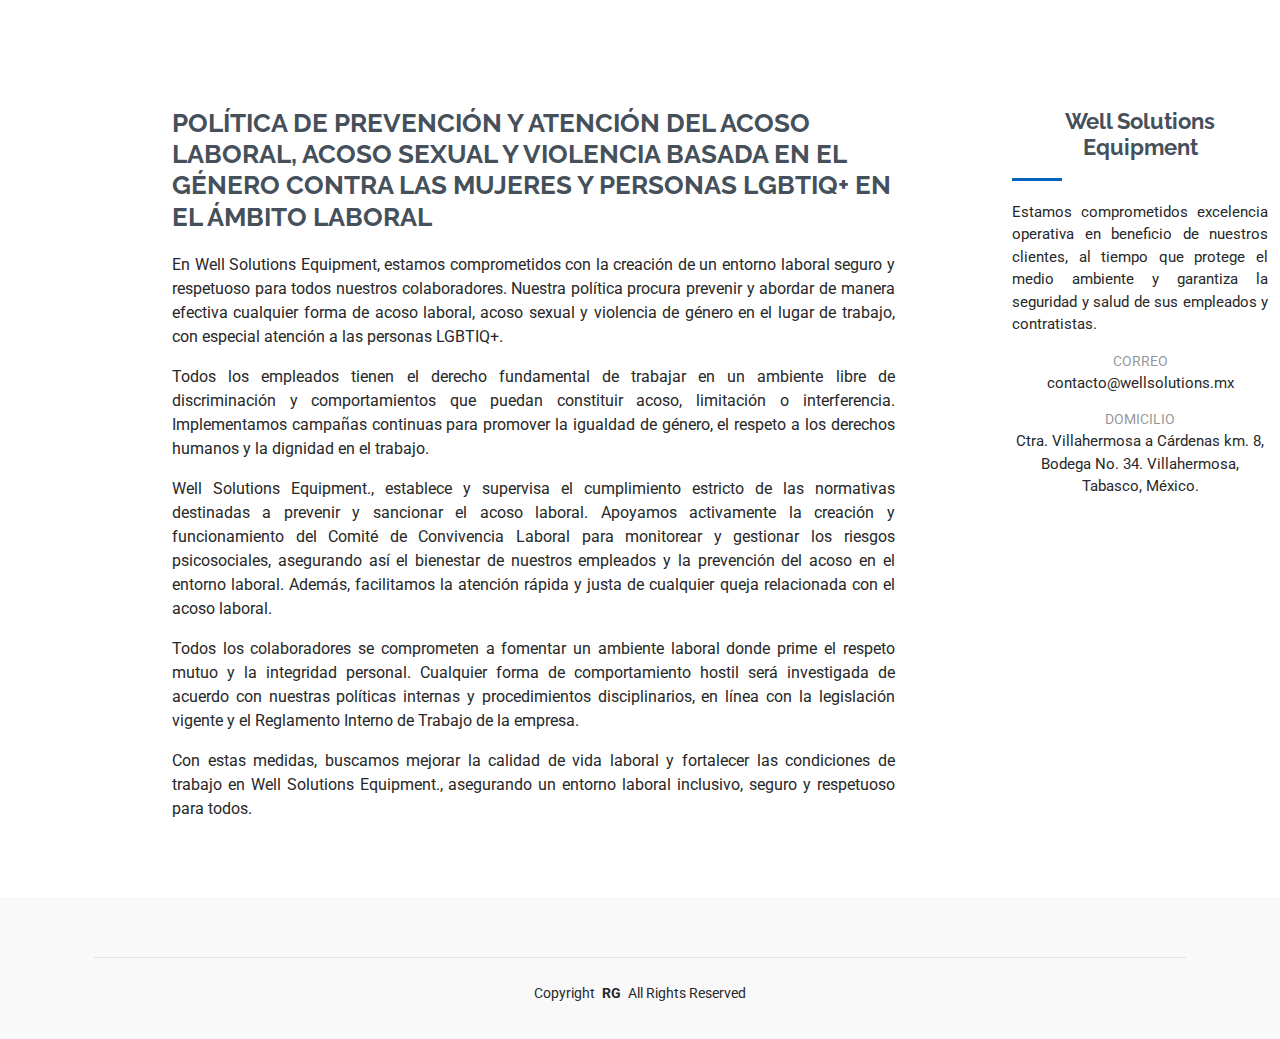
<file: politica5.html>
<!DOCTYPE html>
<html lang="en">

<head>
  <meta charset="utf-8">
  <meta content="width=device-width, initial-scale=1.0" name="viewport">
  <title>Well Solutions Equipment</title>
  <meta content="" name="description">
  <meta content="" name="keywords">

  <!-- Favicons -->
  <link href="assets/img/favicon.png" rel="icon">
  <link href="assets/img/favicon.png rel="apple-touch-icon">

  <!-- Fonts -->
  <link href="https://fonts.googleapis.com" rel="preconnect">
  <link href="https://fonts.gstatic.com" rel="preconnect" crossorigin>
  <link href="https://fonts.googleapis.com/css2?family=Roboto:ital,wght@0,100;0,300;0,400;0,500;0,700;0,900;1,100;1,300;1,400;1,500;1,700;1,900&family=Poppins:ital,wght@0,100;0,200;0,300;0,400;0,500;0,600;0,700;0,800;0,900;1,100;1,200;1,300;1,400;1,500;1,600;1,700;1,800;1,900&family=Raleway:ital,wght@0,100;0,200;0,300;0,400;0,500;0,600;0,700;0,800;0,900;1,100;1,200;1,300;1,400;1,500;1,600;1,700;1,800;1,900&display=swap" rel="stylesheet">

  <!-- Vendor CSS Files -->
  <link href="assets/vendor/bootstrap/css/bootstrap.min.css" rel="stylesheet">
  <link href="assets/vendor/bootstrap-icons/bootstrap-icons.css" rel="stylesheet">
  <link href="assets/vendor/aos/aos.css" rel="stylesheet">
  <link href="assets/vendor/glightbox/css/glightbox.min.css" rel="stylesheet">
  <link href="assets/vendor/swiper/swiper-bundle.min.css" rel="stylesheet">

  <!-- Main CSS File -->
  <link href="assets/css/main.css" rel="stylesheet">

  <!-- =======================================================
  * Template Name: MyResume
  * Template URL: https://bootstrapmade.com/free-html-bootstrap-template-my-resume/
  * Updated: Jun 29 2024 with Bootstrap v5.3.3
  * Author: BootstrapMade.com
  * License: https://bootstrapmade.com/license/
  ======================================================== -->
</head>

<body class="portfolio-details-page">

  <header id="header" class="header d-flex flex-column justify-content-center">

    <i class="header-toggle d-xl-none bi bi-list"></i>



  </header>

  <main class="main">


    <!-- Portfolio Details Section -->
    <section id="portfolio-details" class="portfolio-details section">

      <div class="container" data-aos="fade-up">

        <div class="row justify-content-between gy-4 mt-4">

          <div class="col-lg-8" data-aos="fade-up">
            <div class="portfolio-description">
              <h2>POLÍTICA DE PREVENCIÓN Y ATENCIÓN DEL ACOSO LABORAL,
                ACOSO SEXUAL Y VIOLENCIA BASADA EN EL GÉNERO CONTRA
                LAS MUJERES Y PERSONAS LGBTIQ+ EN EL ÁMBITO LABORAL</h2>
              <p class="justify-text">
                En Well Solutions Equipment, estamos comprometidos con la creación de un entorno laboral seguro y respetuoso para todos nuestros colaboradores. Nuestra política procura prevenir y abordar de manera efectiva cualquier forma de acoso laboral, acoso sexual y violencia de género en el lugar de trabajo, con especial atención a las personas LGBTIQ+.
              </p>
              <p class="justify-text">
                Todos los empleados tienen el derecho fundamental de trabajar en un ambiente libre de discriminación y comportamientos que puedan constituir acoso, limitación o interferencia. Implementamos campañas continuas para promover la igualdad de género, el respeto a los derechos humanos y la dignidad en el trabajo.
              </p>
              <p class="justify-text">
                Well Solutions Equipment., establece y supervisa el cumplimiento estricto de las normativas destinadas a prevenir y sancionar el acoso laboral. Apoyamos activamente la creación y funcionamiento del Comité de Convivencia Laboral para monitorear y gestionar los riesgos psicosociales, asegurando así el bienestar de nuestros empleados y la prevención del acoso en el entorno laboral. Además, facilitamos la atención rápida y justa de cualquier queja relacionada con el acoso laboral.
              </p>
              <p class="justify-text">
                Todos los colaboradores se comprometen a fomentar un ambiente laboral donde prime el respeto mutuo y la integridad personal. Cualquier forma de comportamiento hostil será investigada de acuerdo con nuestras políticas internas y procedimientos disciplinarios, en línea con la legislación vigente y el Reglamento Interno de Trabajo de la empresa.
              </p>
              <p class="justify-text">
                Con estas medidas, buscamos mejorar la calidad de vida laboral y fortalecer las condiciones de trabajo en Well Solutions Equipment., asegurando un entorno laboral inclusivo, seguro y respetuoso para todos.
              </p>
            </div>
          </div>

          <div class="col-lg-3" data-aos="fade-up" data-aos-delay="100">
            <div class="portfolio-info">
              <h3 class="text-center">Well Solutions Equipment</h3>
              <ul>
                <li class="justify-text">Estamos comprometidos excelencia operativa en beneficio de nuestros clientes, al tiempo que protege el medio ambiente y garantiza la seguridad y salud de sus empleados y contratistas.</li>
                <li class="text-center"><strong>Correo</strong> contacto@wellsolutions.mx</li>
                <li class="text-center"><strong>Domicilio</strong> Ctra. Villahermosa a Cárdenas km. 8, Bodega No. 34. Villahermosa, Tabasco, México.</li>
              </ul>
            </div>
          </div>

        </div>

      </div>

    </section><!-- /Portfolio Details Section -->

  </main>

  <footer id="footer" class="footer position-relative light-background">
    <div class="container">
<!--      <h3 class="sitename">Well Solutions Equipment</h3>-->
<!--      <p>Estamos comprometidos excelencia operativa en beneficio de nuestros clientes, al tiempo que protege el medio ambiente y garantiza la seguridad y salud de sus empleados y contratistas.</p>-->
      <div class="social-links d-flex justify-content-center">
        <!--        <a href=""><i class="bi bi-twitter-x"></i></a>-->
        <!--        <a href=""><i class="bi bi-facebook"></i></a>-->
        <!--        <a href=""><i class="bi bi-instagram"></i></a>-->
        <!--        <a href=""><i class="bi bi-skype"></i></a>-->
        <!--        <a href=""><i class="bi bi-linkedin"></i></a>-->
      </div>
      <div class="container">
        <div class="copyright">
          <span>Copyright</span> <strong class="px-1 sitename">RG</strong> <span>All Rights Reserved</span>
        </div>
        <div class="credits">
        </div>
      </div>
    </div>
  </footer>

  <!-- Scroll Top -->
  <a href="#" id="scroll-top" class="scroll-top d-flex align-items-center justify-content-center"><i class="bi bi-arrow-up-short"></i></a>

  <!-- Preloader -->
  <div id="preloader"></div>

  <!-- Vendor JS Files -->
  <script src="assets/vendor/bootstrap/js/bootstrap.bundle.min.js"></script>
  <script src="assets/vendor/php-email-form/validate.js"></script>
  <script src="assets/vendor/aos/aos.js"></script>
  <script src="assets/vendor/typed.js/typed.umd.js"></script>
  <script src="assets/vendor/purecounter/purecounter_vanilla.js"></script>
  <script src="assets/vendor/waypoints/noframework.waypoints.js"></script>
  <script src="assets/vendor/glightbox/js/glightbox.min.js"></script>
  <script src="assets/vendor/imagesloaded/imagesloaded.pkgd.min.js"></script>
  <script src="assets/vendor/isotope-layout/isotope.pkgd.min.js"></script>
  <script src="assets/vendor/swiper/swiper-bundle.min.js"></script>

  <!-- Main JS File -->
  <script src="assets/js/main.js"></script>

</body>

</html>
</file>
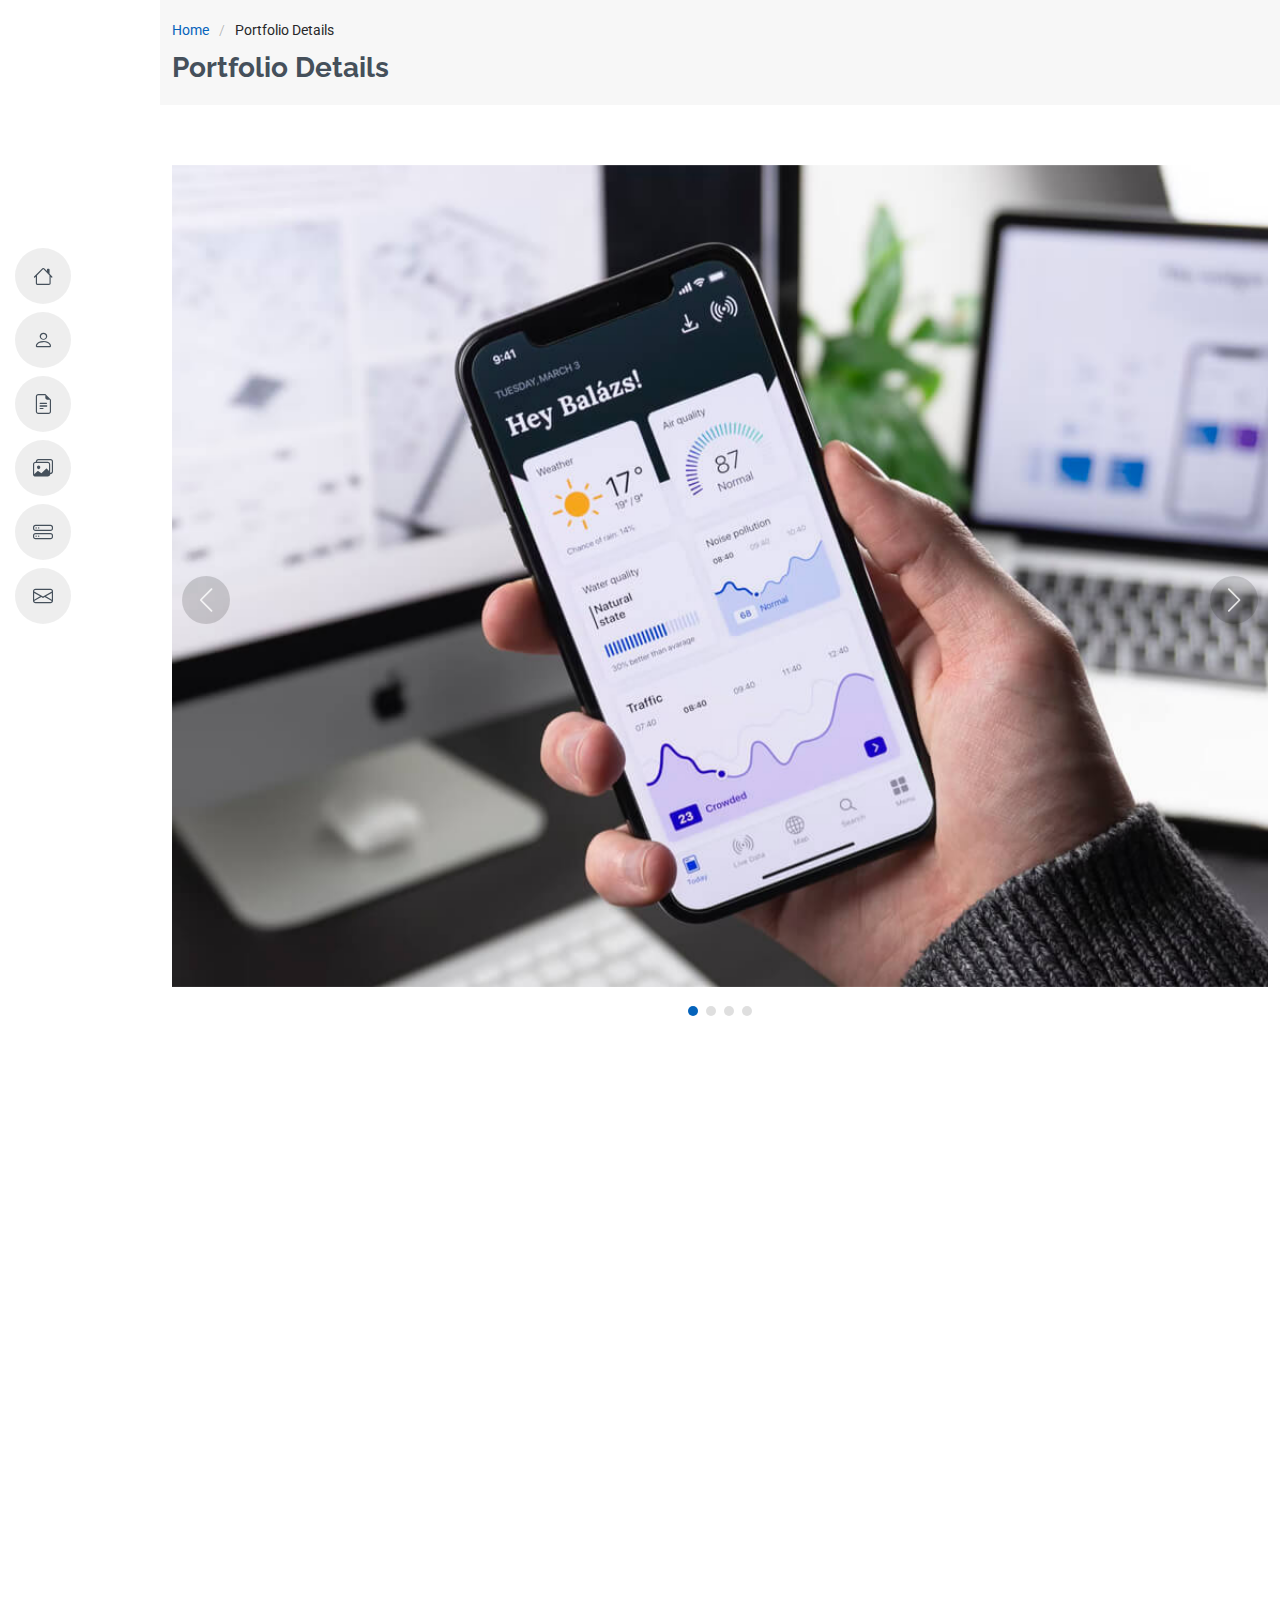
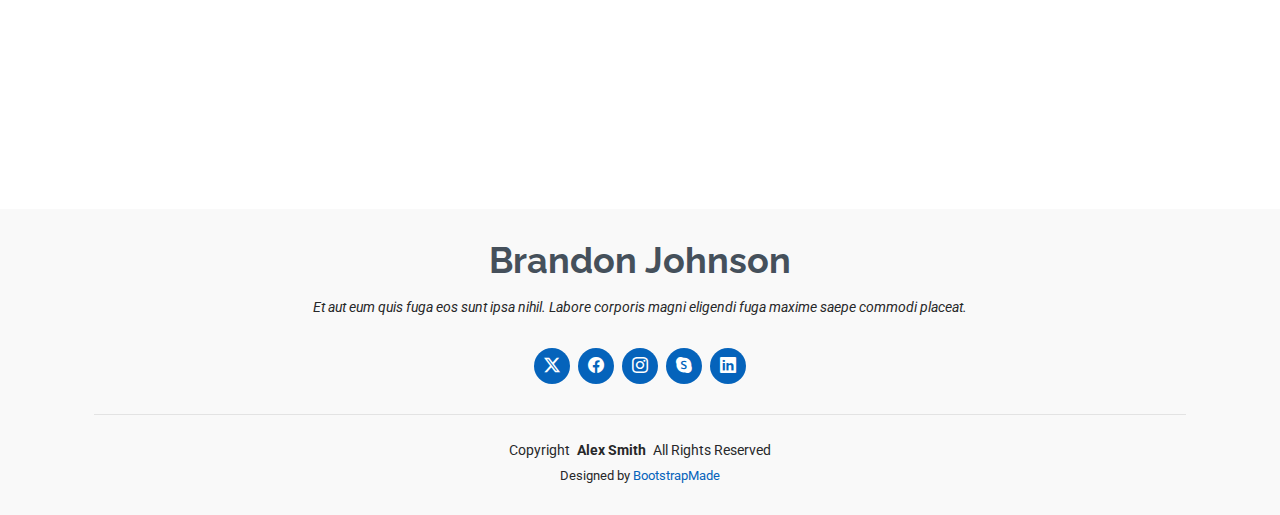
<file: portfolio-details.html>
<!DOCTYPE html>
<html lang="en">

<head>
  <meta charset="utf-8">
  <meta content="width=device-width, initial-scale=1.0" name="viewport">
  <title>Portfolio Details - MyResume Bootstrap Template</title>
  <meta content="" name="description">
  <meta content="" name="keywords">

  <!-- Favicons -->
  <link href="assets/img/favicon.png" rel="icon">
  <link href="assets/img/apple-touch-icon.png" rel="apple-touch-icon">

  <!-- Fonts -->
  <link href="https://fonts.googleapis.com" rel="preconnect">
  <link href="https://fonts.gstatic.com" rel="preconnect" crossorigin>
  <link href="https://fonts.googleapis.com/css2?family=Roboto:ital,wght@0,100;0,300;0,400;0,500;0,700;0,900;1,100;1,300;1,400;1,500;1,700;1,900&family=Poppins:ital,wght@0,100;0,200;0,300;0,400;0,500;0,600;0,700;0,800;0,900;1,100;1,200;1,300;1,400;1,500;1,600;1,700;1,800;1,900&family=Raleway:ital,wght@0,100;0,200;0,300;0,400;0,500;0,600;0,700;0,800;0,900;1,100;1,200;1,300;1,400;1,500;1,600;1,700;1,800;1,900&display=swap" rel="stylesheet">

  <!-- Vendor CSS Files -->
  <link href="assets/vendor/bootstrap/css/bootstrap.min.css" rel="stylesheet">
  <link href="assets/vendor/bootstrap-icons/bootstrap-icons.css" rel="stylesheet">
  <link href="assets/vendor/aos/aos.css" rel="stylesheet">
  <link href="assets/vendor/glightbox/css/glightbox.min.css" rel="stylesheet">
  <link href="assets/vendor/swiper/swiper-bundle.min.css" rel="stylesheet">

  <!-- Main CSS File -->
  <link href="assets/css/main.css" rel="stylesheet">

  <!-- =======================================================
  * Template Name: MyResume
  * Template URL: https://bootstrapmade.com/free-html-bootstrap-template-my-resume/
  * Updated: Jun 29 2024 with Bootstrap v5.3.3
  * Author: BootstrapMade.com
  * License: https://bootstrapmade.com/license/
  ======================================================== -->
</head>

<body class="portfolio-details-page">

  <header id="header" class="header d-flex flex-column justify-content-center">

    <i class="header-toggle d-xl-none bi bi-list"></i>

    <nav id="navmenu" class="navmenu">
      <ul>
        <li><a href="#hero"><i class="bi bi-house navicon"></i><span>Home</span></a></li>
        <li><a href="#about"><i class="bi bi-person navicon"></i><span>About</span></a></li>
        <li><a href="#resume"><i class="bi bi-file-earmark-text navicon"></i><span>Resume</span></a></li>
        <li><a href="#portfolio"><i class="bi bi-images navicon"></i><span>Portfolio</span></a></li>
        <li><a href="#services"><i class="bi bi-hdd-stack navicon"></i><span>Services</span></a></li>
        <li><a href="#contact"><i class="bi bi-envelope navicon"></i><span>Contact</span></a></li>
      </ul>
    </nav>

  </header>

  <main class="main">

    <!-- Page Title -->
    <div class="page-title" data-aos="fade">
      <div class="container">
        <nav class="breadcrumbs">
          <ol>
            <li><a href="index.html">Home</a></li>
            <li class="current">Portfolio Details</li>
          </ol>
        </nav>
        <h1>Portfolio Details</h1>
      </div>
    </div><!-- End Page Title -->

    <!-- Portfolio Details Section -->
    <section id="portfolio-details" class="portfolio-details section">

      <div class="container" data-aos="fade-up">

        <div class="portfolio-details-slider swiper init-swiper">
          <script type="application/json" class="swiper-config">
            {
              "loop": true,
              "speed": 600,
              "autoplay": {
                "delay": 5000
              },
              "slidesPerView": "auto",
              "navigation": {
                "nextEl": ".swiper-button-next",
                "prevEl": ".swiper-button-prev"
              },
              "pagination": {
                "el": ".swiper-pagination",
                "type": "bullets",
                "clickable": true
              }
            }
          </script>
          <div class="swiper-wrapper align-items-center">

            <div class="swiper-slide">
              <img src="assets/img/portfolio/app-1.jpg" alt="">
            </div>

            <div class="swiper-slide">
              <img src="assets/img/portfolio/product-1.jpg" alt="">
            </div>

            <div class="swiper-slide">
              <img src="assets/img/portfolio/branding-1.jpg" alt="">
            </div>

            <div class="swiper-slide">
              <img src="assets/img/portfolio/books-1.jpg" alt="">
            </div>

          </div>
          <div class="swiper-button-prev"></div>
          <div class="swiper-button-next"></div>
          <div class="swiper-pagination"></div>
        </div>

        <div class="row justify-content-between gy-4 mt-4">

          <div class="col-lg-8" data-aos="fade-up">
            <div class="portfolio-description">
              <h2>This is an example of portfolio details</h2>
              <p>
                Autem ipsum nam porro corporis rerum. Quis eos dolorem eos itaque inventore commodi labore quia quia. Exercitationem repudiandae officiis neque suscipit non officia eaque itaque enim. Voluptatem officia accusantium nesciunt est omnis tempora consectetur dignissimos. Sequi nulla at esse enim cum deserunt eius.
              </p>
              <p>
                Amet consequatur qui dolore veniam voluptatem voluptatem sit. Non aspernatur atque natus ut cum nam et. Praesentium error dolores rerum minus sequi quia veritatis eum. Eos et doloribus doloremque nesciunt molestiae laboriosam.
              </p>

              <div class="testimonial-item">
                <p>
                  <i class="bi bi-quote quote-icon-left"></i>
                  <span>Export tempor illum tamen malis malis eram quae irure esse labore quem cillum quid cillum eram malis quorum velit fore eram velit sunt aliqua noster fugiat irure amet legam anim culpa.</span>
                  <i class="bi bi-quote quote-icon-right"></i>
                </p>
                <div>
                  <img src="assets/img/testimonials/testimonials-2.jpg" class="testimonial-img" alt="">
                  <h3>Sara Wilsson</h3>
                  <h4>Designer</h4>
                </div>
              </div>

              <p>
                Impedit ipsum quae et aliquid doloribus et voluptatem quasi. Perspiciatis occaecati earum et magnam animi. Quibusdam non qui ea vitae suscipit vitae sunt. Repudiandae incidunt cumque minus deserunt assumenda tempore. Delectus voluptas necessitatibus est.
              </p>

              <p>
                Sunt voluptatum sapiente facilis quo odio aut ipsum repellat debitis. Molestiae et autem libero. Explicabo et quod necessitatibus similique quis dolor eum. Numquam eaque praesentium rem et qui nesciunt.
              </p>

            </div>
          </div>

          <div class="col-lg-3" data-aos="fade-up" data-aos-delay="100">
            <div class="portfolio-info">
              <h3>Project information</h3>
              <ul>
                <li><strong>Category</strong> Web design</li>
                <li><strong>Client</strong> ASU Company</li>
                <li><strong>Project date</strong> 01 March, 2020</li>
                <li><strong>Project URL</strong> <a href="#">www.example.com</a></li>
                <li><a href="#" class="btn-visit align-self-start">Visit Website</a></li>
              </ul>
            </div>
          </div>

        </div>

      </div>

    </section><!-- /Portfolio Details Section -->

  </main>

  <footer id="footer" class="footer position-relative light-background">
    <div class="container">
      <h3 class="sitename">Brandon Johnson</h3>
      <p>Et aut eum quis fuga eos sunt ipsa nihil. Labore corporis magni eligendi fuga maxime saepe commodi placeat.</p>
      <div class="social-links d-flex justify-content-center">
        <a href=""><i class="bi bi-twitter-x"></i></a>
        <a href=""><i class="bi bi-facebook"></i></a>
        <a href=""><i class="bi bi-instagram"></i></a>
        <a href=""><i class="bi bi-skype"></i></a>
        <a href=""><i class="bi bi-linkedin"></i></a>
      </div>
      <div class="container">
        <div class="copyright">
          <span>Copyright</span> <strong class="px-1 sitename">Alex Smith</strong> <span>All Rights Reserved</span>
        </div>
        <div class="credits">
          <!-- All the links in the footer should remain intact. -->
          <!-- You can delete the links only if you've purchased the pro version. -->
          <!-- Licensing information: https://bootstrapmade.com/license/ -->
          <!-- Purchase the pro version with working PHP/AJAX contact form: [buy-url] -->
          Designed by <a href="https://bootstrapmade.com/">BootstrapMade</a>
        </div>
      </div>
    </div>
  </footer>

  <!-- Scroll Top -->
  <a href="#" id="scroll-top" class="scroll-top d-flex align-items-center justify-content-center"><i class="bi bi-arrow-up-short"></i></a>

  <!-- Preloader -->
  <div id="preloader"></div>

  <!-- Vendor JS Files -->
  <script src="assets/vendor/bootstrap/js/bootstrap.bundle.min.js"></script>
  <script src="assets/vendor/php-email-form/validate.js"></script>
  <script src="assets/vendor/aos/aos.js"></script>
  <script src="assets/vendor/typed.js/typed.umd.js"></script>
  <script src="assets/vendor/purecounter/purecounter_vanilla.js"></script>
  <script src="assets/vendor/waypoints/noframework.waypoints.js"></script>
  <script src="assets/vendor/glightbox/js/glightbox.min.js"></script>
  <script src="assets/vendor/imagesloaded/imagesloaded.pkgd.min.js"></script>
  <script src="assets/vendor/isotope-layout/isotope.pkgd.min.js"></script>
  <script src="assets/vendor/swiper/swiper-bundle.min.js"></script>

  <!-- Main JS File -->
  <script src="assets/js/main.js"></script>

</body>

</html>
</file>
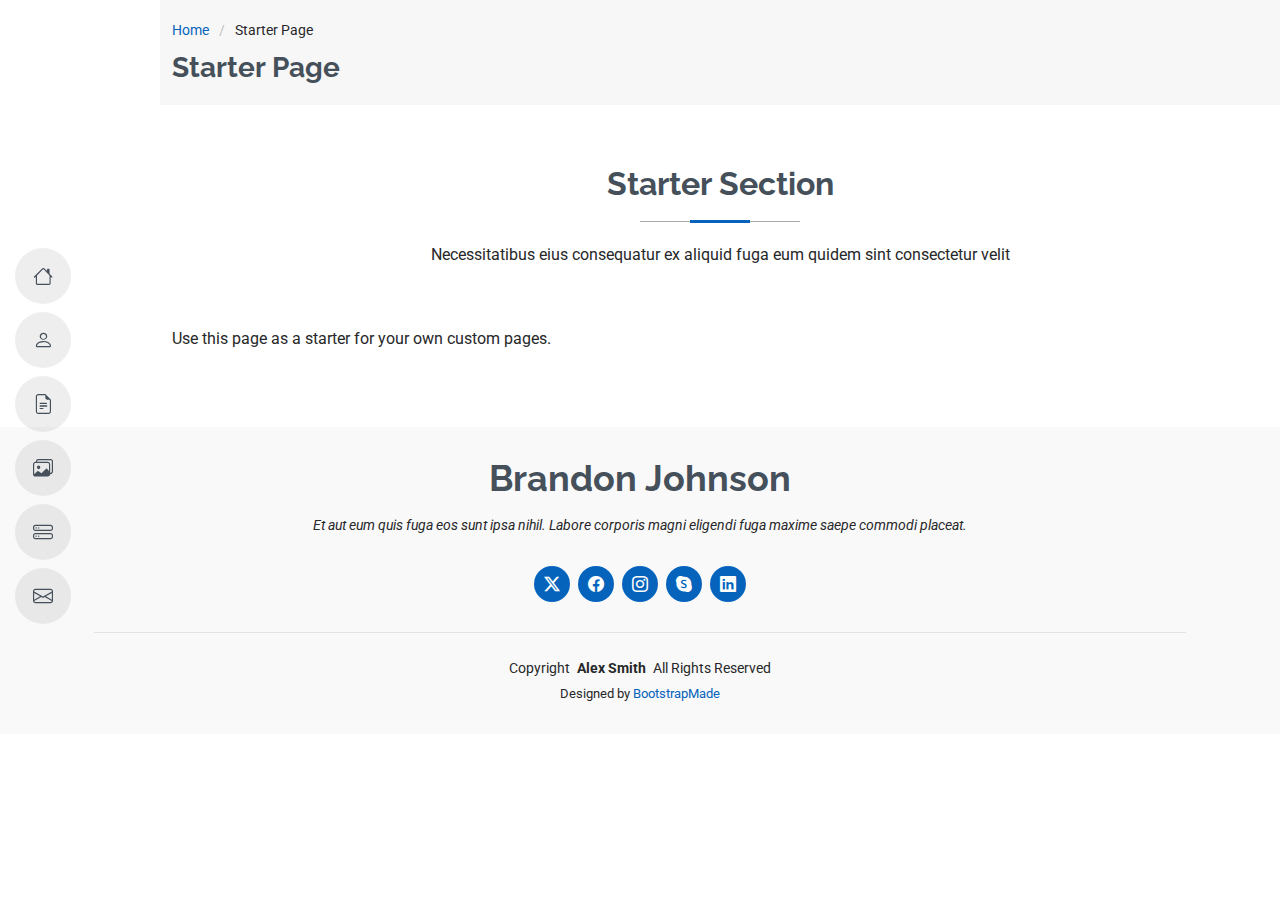
<file: starter-page.html>
<!DOCTYPE html>
<html lang="en">

<head>
  <meta charset="utf-8">
  <meta content="width=device-width, initial-scale=1.0" name="viewport">
  <title>Starter Page - MyResume Bootstrap Template</title>
  <meta content="" name="description">
  <meta content="" name="keywords">

  <!-- Favicons -->
  <link href="assets/img/favicon.png" rel="icon">
  <link href="assets/img/apple-touch-icon.png" rel="apple-touch-icon">

  <!-- Fonts -->
  <link href="https://fonts.googleapis.com" rel="preconnect">
  <link href="https://fonts.gstatic.com" rel="preconnect" crossorigin>
  <link href="https://fonts.googleapis.com/css2?family=Roboto:ital,wght@0,100;0,300;0,400;0,500;0,700;0,900;1,100;1,300;1,400;1,500;1,700;1,900&family=Poppins:ital,wght@0,100;0,200;0,300;0,400;0,500;0,600;0,700;0,800;0,900;1,100;1,200;1,300;1,400;1,500;1,600;1,700;1,800;1,900&family=Raleway:ital,wght@0,100;0,200;0,300;0,400;0,500;0,600;0,700;0,800;0,900;1,100;1,200;1,300;1,400;1,500;1,600;1,700;1,800;1,900&display=swap" rel="stylesheet">

  <!-- Vendor CSS Files -->
  <link href="assets/vendor/bootstrap/css/bootstrap.min.css" rel="stylesheet">
  <link href="assets/vendor/bootstrap-icons/bootstrap-icons.css" rel="stylesheet">
  <link href="assets/vendor/aos/aos.css" rel="stylesheet">
  <link href="assets/vendor/glightbox/css/glightbox.min.css" rel="stylesheet">
  <link href="assets/vendor/swiper/swiper-bundle.min.css" rel="stylesheet">

  <!-- Main CSS File -->
  <link href="assets/css/main.css" rel="stylesheet">

  <!-- =======================================================
  * Template Name: MyResume
  * Template URL: https://bootstrapmade.com/free-html-bootstrap-template-my-resume/
  * Updated: Jun 29 2024 with Bootstrap v5.3.3
  * Author: BootstrapMade.com
  * License: https://bootstrapmade.com/license/
  ======================================================== -->
</head>

<body class="starter-page-page">

  <header id="header" class="header d-flex flex-column justify-content-center">

    <i class="header-toggle d-xl-none bi bi-list"></i>

    <nav id="navmenu" class="navmenu">
      <ul>
        <li><a href="#hero"><i class="bi bi-house navicon"></i><span>Home</span></a></li>
        <li><a href="#about"><i class="bi bi-person navicon"></i><span>About</span></a></li>
        <li><a href="#resume"><i class="bi bi-file-earmark-text navicon"></i><span>Resume</span></a></li>
        <li><a href="#portfolio"><i class="bi bi-images navicon"></i><span>Portfolio</span></a></li>
        <li><a href="#services"><i class="bi bi-hdd-stack navicon"></i><span>Services</span></a></li>
        <li><a href="#contact"><i class="bi bi-envelope navicon"></i><span>Contact</span></a></li>
      </ul>
    </nav>

  </header>

  <main class="main">

    <!-- Page Title -->
    <div class="page-title" data-aos="fade">
      <div class="container">
        <nav class="breadcrumbs">
          <ol>
            <li><a href="index.html">Home</a></li>
            <li class="current">Starter Page</li>
          </ol>
        </nav>
        <h1>Starter Page</h1>
      </div>
    </div><!-- End Page Title -->

    <!-- Starter Section Section -->
    <section id="starter-section" class="starter-section section">

      <!-- Section Title -->
      <div class="container section-title" data-aos="fade-up">
        <h2>Starter Section</h2>
        <p>Necessitatibus eius consequatur ex aliquid fuga eum quidem sint consectetur velit</p>
      </div><!-- End Section Title -->

      <div class="container" data-aos="fade-up">
        <p>Use this page as a starter for your own custom pages.</p>
      </div>

    </section><!-- /Starter Section Section -->

  </main>

  <footer id="footer" class="footer position-relative light-background">
    <div class="container">
      <h3 class="sitename">Brandon Johnson</h3>
      <p>Et aut eum quis fuga eos sunt ipsa nihil. Labore corporis magni eligendi fuga maxime saepe commodi placeat.</p>
      <div class="social-links d-flex justify-content-center">
        <a href=""><i class="bi bi-twitter-x"></i></a>
        <a href=""><i class="bi bi-facebook"></i></a>
        <a href=""><i class="bi bi-instagram"></i></a>
        <a href=""><i class="bi bi-skype"></i></a>
        <a href=""><i class="bi bi-linkedin"></i></a>
      </div>
      <div class="container">
        <div class="copyright">
          <span>Copyright</span> <strong class="px-1 sitename">Alex Smith</strong> <span>All Rights Reserved</span>
        </div>
        <div class="credits">
          <!-- All the links in the footer should remain intact. -->
          <!-- You can delete the links only if you've purchased the pro version. -->
          <!-- Licensing information: https://bootstrapmade.com/license/ -->
          <!-- Purchase the pro version with working PHP/AJAX contact form: [buy-url] -->
          Designed by <a href="https://bootstrapmade.com/">BootstrapMade</a>
        </div>
      </div>
    </div>
  </footer>

  <!-- Scroll Top -->
  <a href="#" id="scroll-top" class="scroll-top d-flex align-items-center justify-content-center"><i class="bi bi-arrow-up-short"></i></a>

  <!-- Preloader -->
  <div id="preloader"></div>

  <!-- Vendor JS Files -->
  <script src="assets/vendor/bootstrap/js/bootstrap.bundle.min.js"></script>
  <script src="assets/vendor/php-email-form/validate.js"></script>
  <script src="assets/vendor/aos/aos.js"></script>
  <script src="assets/vendor/typed.js/typed.umd.js"></script>
  <script src="assets/vendor/purecounter/purecounter_vanilla.js"></script>
  <script src="assets/vendor/waypoints/noframework.waypoints.js"></script>
  <script src="assets/vendor/glightbox/js/glightbox.min.js"></script>
  <script src="assets/vendor/imagesloaded/imagesloaded.pkgd.min.js"></script>
  <script src="assets/vendor/isotope-layout/isotope.pkgd.min.js"></script>
  <script src="assets/vendor/swiper/swiper-bundle.min.js"></script>

  <!-- Main JS File -->
  <script src="assets/js/main.js"></script>

</body>

</html>
</file>
<file: assets/css/main.css>
/**
* Template Name: MyResume
* Template URL: https://bootstrapmade.com/free-html-bootstrap-template-my-resume/
* Updated: Jun 29 2024 with Bootstrap v5.3.3
* Author: BootstrapMade.com
* License: https://bootstrapmade.com/license/
*/

/*--------------------------------------------------------------
# Font & Color Variables
# Help: https://bootstrapmade.com/color-system/
--------------------------------------------------------------*/
/* Fonts */
:root {
  --default-font: "Roboto",  system-ui, -apple-system, "Segoe UI", Roboto, "Helvetica Neue", Arial, "Noto Sans", "Liberation Sans", sans-serif, "Apple Color Emoji", "Segoe UI Emoji", "Segoe UI Symbol", "Noto Color Emoji";
  --heading-font: "Raleway",  sans-serif;
  --nav-font: "Poppins",  sans-serif;
}

/* Global Colors - The following color variables are used throughout the website. Updating them here will change the color scheme of the entire website */
:root { 
  --background-color: #ffffff; /* Background color for the entire website, including individual sections */
  --default-color: #272829; /* Default color used for the majority of the text content across the entire website */
  --heading-color: #45505b; /* Color for headings, subheadings and title throughout the website */
  --accent-color: #0563bb; /* Accent color that represents your brand on the website. It's used for buttons, links, and other elements that need to stand out */
  --surface-color: #ffffff; /* The surface color is used as a background of boxed elements within sections, such as cards, icon boxes, or other elements that require a visual separation from the global background. */
  --contrast-color: #ffffff; /* Contrast color for text, ensuring readability against backgrounds of accent, heading, or default colors. */
}

/* Nav Menu Colors - The following color variables are used specifically for the navigation menu. They are separate from the global colors to allow for more customization options */
:root {
  --nav-color: #45505b;  /* The default color of the main navmenu links */
  --nav-hover-color: #0563bb; /* Applied to main navmenu links when they are hovered over or active */
  --nav-mobile-background-color: #ffffff; /* Used as the background color for mobile navigation menu */
  --nav-dropdown-background-color: #ffffff; /* Used as the background color for dropdown items that appear when hovering over primary navigation items */
  --nav-dropdown-color: #212529; /* Used for navigation links of the dropdown items in the navigation menu. */
  --nav-dropdown-hover-color: #0563bb; /* Similar to --nav-hover-color, this color is applied to dropdown navigation links when they are hovered over. */
}

/* Color Presets - These classes override global colors when applied to any section or element, providing reuse of the sam color scheme. */

.light-background {
  --background-color: #f9f9f9;
  --surface-color: #ffffff;
}

.dark-background {
  --background-color: #060606;
  --default-color: #ffffff;
  --heading-color: #ffffff;
  --surface-color: #252525;
  --contrast-color: #ffffff;
}

/* Smooth scroll */
:root {
  scroll-behavior: smooth;
}

/*--------------------------------------------------------------
# General Styling & Shared Classes
--------------------------------------------------------------*/
body {
  color: var(--default-color);
  background-color: var(--background-color);
  font-family: var(--default-font);
}

a {
  color: var(--accent-color);
  text-decoration: none;
  transition: 0.3s;
}

a:hover {
  color: color-mix(in srgb, var(--accent-color), transparent 25%);
  text-decoration: none;
}

h1,
h2,
h3,
h4,
h5,
h6 {
  color: var(--heading-color);
  font-family: var(--heading-font);
}

/* PHP Email Form Messages
------------------------------*/
.php-email-form .error-message {
  display: none;
  background: #df1529;
  color: #ffffff;
  text-align: left;
  padding: 15px;
  margin-bottom: 24px;
  font-weight: 600;
}

.php-email-form .sent-message {
  display: none;
  color: #ffffff;
  background: #059652;
  text-align: center;
  padding: 15px;
  margin-bottom: 24px;
  font-weight: 600;
}

.php-email-form .loading {
  display: none;
  background: var(--surface-color);
  text-align: center;
  padding: 15px;
  margin-bottom: 24px;
}

.php-email-form .loading:before {
  content: "";
  display: inline-block;
  border-radius: 50%;
  width: 24px;
  height: 24px;
  margin: 0 10px -6px 0;
  border: 3px solid var(--accent-color);
  border-top-color: var(--surface-color);
  animation: php-email-form-loading 1s linear infinite;
}

@keyframes php-email-form-loading {
  0% {
    transform: rotate(0deg);
  }

  100% {
    transform: rotate(360deg);
  }
}

/*--------------------------------------------------------------
# Global Header
--------------------------------------------------------------*/
.header {
  color: var(--default-color);
  position: fixed;
  top: 0;
  left: 0;
  bottom: 0;
  padding: 0 15px;
  transition: all ease-in-out 0.3s;
  overflow-y: auto;
  z-index: 997;
  min-width: 200px;
}

@media (max-width: 1199px) {
  .header {
    background-color: var(--background-color);
    border-right: 1px solid color-mix(in srgb, var(--default-color), transparent 90%);
    width: 300px;
    left: -100%;
  }
}

@media (min-width: 1200px) and (max-width: 1600px) {
  .header~main {
    margin-left: 160px;
  }

  .header~main .hero {
    margin-left: -160px;
    width: 100vw;
  }
}

.header.header-show {
  left: 0;
}

.header .header-toggle {
  color: var(--contrast-color);
  background-color: var(--accent-color);
  font-size: 22px;
  display: flex;
  align-items: center;
  justify-content: center;
  width: 40px;
  height: 40px;
  border-radius: 50%;
  cursor: pointer;
  position: fixed;
  top: 15px;
  right: 15px;
  z-index: 9999;
  transition: background-color 0.3s;
}

.header .header-toggle:hover {
  color: var(--contrast-color);
  background-color: color-mix(in srgb, var(--accent-color) 90%, white 15%);
}

/*--------------------------------------------------------------
# Navigation Menu
--------------------------------------------------------------*/
.navmenu {
  padding: 0;
  z-index: 9997;
}

.navmenu ul {
  list-style: none;
  padding: 0 0 20px 0;
  margin: 0;
  width: 140px;
}

.navmenu a,
.navmenu a:focus {
  color: var(--nav-color);
  font-family: var(--nav-font);
  display: flex;
  align-items: center;
  padding: 10px 18px;
  margin-bottom: 8px;
  font-size: 15px;
  border-radius: 50px;
  background: color-mix(in srgb, var(--default-color), transparent 92%);
  height: 56px;
  width: 100%;
  overflow: hidden;
  transition: 0.3s;
}

.navmenu a i,
.navmenu a:focus i {
  font-size: 20px;
}

.navmenu a span,
.navmenu a:focus span {
  padding: 0 5px 0 7px;
}

@media (min-width: 992px) {

  .navmenu a,
  .navmenu a:focus {
    max-width: 56px;
  }

  .navmenu a span,
  .navmenu a:focus span {
    display: none;
  }
}

.navmenu a:hover,
.navmenu .active,
.navmenu .active:focus,
.navmenu li:hover>a {
  color: var(--contrast-color);
  background: var(--nav-hover-color);
}

.navmenu a:hover,
.navmenu li:hover>a {
  max-width: 100%;
  color: var(--contrast-color);
}

.navmenu a:hover span,
.navmenu li:hover>a span {
  display: block;
}

/*--------------------------------------------------------------
# Global Footer
--------------------------------------------------------------*/
.footer {
  color: var(--default-color);
  background-color: var(--background-color);
  font-size: 14px;
  text-align: center;
  padding: 30px 0;
  position: relative;
}

.footer h3 {
  font-size: 36px;
  font-weight: 700;
  position: relative;
  padding: 0;
  margin: 0 0 15px 0;
}

.footer p {
  font-size: 15;
  font-style: italic;
  padding: 0;
  margin: 0 0 30px 0;
}

.footer .social-links {
  margin: 0 0 30px 0;
}

.footer .social-links a {
  font-size: 16px;
  display: flex;
  align-items: center;
  justify-content: center;
  background: var(--accent-color);
  color: var(--contrast-color);
  line-height: 1;
  margin: 0 4px;
  border-radius: 50%;
  text-align: center;
  width: 36px;
  height: 36px;
  transition: 0.3s;
}

.footer .social-links a:hover {
  background: color-mix(in srgb, var(--accent-color), transparent 20%);
  text-decoration: none;
}

.footer .copyright {
  padding-top: 25px;
  border-top: 1px solid color-mix(in srgb, var(--default-color), transparent 90%);
}

.footer .credits {
  font-size: 13px;
  padding-top: 5px;
}

/*--------------------------------------------------------------
# Preloader
--------------------------------------------------------------*/
#preloader {
  position: fixed;
  inset: 0;
  z-index: 999999;
  overflow: hidden;
  background: var(--background-color);
  transition: all 0.6s ease-out;
}

#preloader:before {
  content: "";
  position: fixed;
  top: calc(50% - 30px);
  left: calc(50% - 30px);
  border: 6px solid #ffffff;
  border-color: var(--accent-color) transparent var(--accent-color) transparent;
  border-radius: 50%;
  width: 60px;
  height: 60px;
  animation: animate-preloader 1.5s linear infinite;
}

@keyframes animate-preloader {
  0% {
    transform: rotate(0deg);
  }

  100% {
    transform: rotate(360deg);
  }
}

/*--------------------------------------------------------------
# Scroll Top Button
--------------------------------------------------------------*/
.scroll-top {
  position: fixed;
  visibility: hidden;
  opacity: 0;
  right: 15px;
  bottom: -15px;
  z-index: 99999;
  background-color: var(--accent-color);
  width: 44px;
  height: 44px;
  border-radius: 50px;
  transition: all 0.4s;
}

.scroll-top i {
  font-size: 24px;
  color: var(--contrast-color);
  line-height: 0;
}

.scroll-top:hover {
  background-color: color-mix(in srgb, var(--accent-color), transparent 20%);
  color: var(--contrast-color);
}

.scroll-top.active {
  visibility: visible;
  opacity: 1;
  bottom: 15px;
}

/*--------------------------------------------------------------
# Disable aos animation delay on mobile devices
--------------------------------------------------------------*/
@media screen and (max-width: 768px) {
  [data-aos-delay] {
    transition-delay: 0 !important;
  }
}

/*--------------------------------------------------------------
# Global Page Titles & Breadcrumbs
--------------------------------------------------------------*/
.page-title {
  --background-color: color-mix(in srgb, var(--default-color), transparent 96%);
  color: var(--default-color);
  background-color: var(--background-color);
  padding: 20px 0;
  position: relative;
}

.page-title h1 {
  font-size: 28px;
  font-weight: 700;
  margin: 0;
}

.page-title .breadcrumbs ol {
  display: flex;
  flex-wrap: wrap;
  list-style: none;
  padding: 0 0 10px 0;
  margin: 0;
  font-size: 14px;
  font-weight: 400;
}

.page-title .breadcrumbs ol li+li {
  padding-left: 10px;
}

.page-title .breadcrumbs ol li+li::before {
  content: "/";
  display: inline-block;
  padding-right: 10px;
  color: color-mix(in srgb, var(--default-color), transparent 70%);
}

/*--------------------------------------------------------------
# Global Sections
--------------------------------------------------------------*/
section,
.section {
  color: var(--default-color);
  background-color: var(--background-color);
  padding: 60px 0;
  overflow: clip;
}

/*--------------------------------------------------------------
# Global Section Titles
--------------------------------------------------------------*/
.section-title {
  text-align: center;
  padding-bottom: 60px;
  position: relative;
}

.section-title h2 {
  font-size: 32px;
  font-weight: 700;
  margin-bottom: 20px;
  padding-bottom: 20px;
  position: relative;
}

.section-title h2:before {
  content: "";
  position: absolute;
  display: block;
  width: 160px;
  height: 1px;
  background: color-mix(in srgb, var(--default-color), transparent 60%);
  left: 0;
  right: 0;
  bottom: 1px;
  margin: auto;
}

.section-title h2::after {
  content: "";
  position: absolute;
  display: block;
  width: 60px;
  height: 3px;
  background: var(--accent-color);
  left: 0;
  right: 0;
  bottom: 0;
  margin: auto;
}

.section-title p {
  margin-bottom: 0;
}

/*--------------------------------------------------------------
# Hero Section
--------------------------------------------------------------*/
.hero {
  width: 100%;
  min-height: 100vh;
  position: relative;
  padding: 80px 0;
  display: flex;
  align-items: center;
  justify-content: center;
}

.hero img {
  position: absolute;
  inset: 0;
  display: block;
  width: 100%;
  height: 100%;
  object-fit: cover;
  z-index: 1;
}

.hero:before {
  content: "";
  background: color-mix(in srgb, var(--background-color), transparent 30%);
  position: absolute;
  inset: 0;
  z-index: 2;
}

.hero .container {
  position: relative;
  z-index: 3;
}

.hero h2 {
  margin: 0;
  font-size: 64px;
  font-weight: 700;
}

.hero p {
  margin: 5px 0 0 0;
  font-size: 26px;
}

.hero p span {
  letter-spacing: 1px;
  border-bottom: 2px solid var(--accent-color);
}

.hero .social-links {
  margin-top: 25px;
}

.hero .social-links a {
  font-size: 20px;
  display: inline-block;
  color: color-mix(in srgb, var(--default-color), transparent 30%);
  line-height: 1;
  margin-right: 20px;
  transition: 0.3s;
}

.hero .social-links a:hover {
  color: var(--accent-color);
}

@media (max-width: 768px) {
  .hero h2 {
    font-size: 32px;
  }

  .hero p {
    font-size: 20px;
  }
}

/*--------------------------------------------------------------
# About Section
--------------------------------------------------------------*/
.about .content h2 {
  font-weight: 700;
  font-size: 24px;
}

.about .content ul {
  list-style: none;
  padding: 0;
}

.about .content ul li {
  margin-bottom: 20px;
  display: flex;
  align-items: center;
}

.about .content ul strong {
  margin-right: 10px;
}

.about .content ul i {
  font-size: 16px;
  margin-right: 5px;
  color: var(--accent-color);
  line-height: 0;
}

/*--------------------------------------------------------------
# Stats Section
--------------------------------------------------------------*/
.stats i {
  background-color: var(--accent-color);
  color: var(--contrast-color);
  width: 54px;
  height: 54px;
  font-size: 24px;
  border-radius: 50px;
  display: inline-flex;
  align-items: center;
  justify-content: center;
  position: relative;
  z-index: 1;
}

.stats .stats-item {
  margin-top: 10px;
  width: 100%;
  position: relative;
  text-align: center;
  z-index: 0;
}

.stats .stats-item span {
  font-size: 36px;
  display: block;
  font-weight: 700;
  color: color-mix(in srgb, var(--default-color), transparent 20%);
}

.stats .stats-item p {
  padding: 0;
  margin: 0;
  color: color-mix(in srgb, var(--default-color), transparent 50%);
  font-size: 16px;
}

/*--------------------------------------------------------------
# Skills Section
--------------------------------------------------------------*/
.skills .progress {
  height: 60px;
  display: block;
  background: none;
  border-radius: 0;
}

.skills .progress .skill {
  color: var(--heading-color);
  padding: 0;
  margin: 0 0 6px 0;
  text-transform: uppercase;
  display: block;
  font-weight: 600;
  font-family: var(--heading-font);
}

.skills .progress .skill .val {
  float: right;
  font-style: normal;
}

.skills .progress-bar-wrap {
  background: color-mix(in srgb, var(--default-color), transparent 90%);
  height: 10px;
}

.skills .progress-bar {
  width: 1px;
  height: 10px;
  transition: 0.9s;
  background-color: var(--accent-color);
}

/*--------------------------------------------------------------
# Resume Section
--------------------------------------------------------------*/
.resume .resume-title {
  color: var(--heading-color);
  font-size: 26px;
  font-weight: 700;
  margin-top: 20px;
  margin-bottom: 20px;
}

.resume .resume-item {
  padding: 0 0 20px 20px;
  margin-top: -2px;
  border-left: 2px solid var(--accent-color);
  position: relative;
}

.resume .resume-item h4 {
  line-height: 18px;
  font-size: 18px;
  font-weight: 600;
  text-transform: uppercase;
  color: color-mix(in srgb, var(--default-color), transparent 20%);
  margin-bottom: 10px;
}

.resume .resume-item h5 {
  font-size: 16px;
  padding: 5px 15px;
  display: inline-block;
  font-weight: 600;
  margin-bottom: 10px;
}

.resume .resume-item ul {
  padding-left: 20px;
}

.resume .resume-item ul li {
  padding-bottom: 10px;
}

.resume .resume-item:last-child {
  padding-bottom: 0;
}

.resume .resume-item::before {
  content: "";
  position: absolute;
  width: 16px;
  height: 16px;
  border-radius: 50px;
  left: -9px;
  top: 0;
  background: var(--background-color);
  border: 2px solid var(--accent-color);
}

/*--------------------------------------------------------------
# Portfolio Section
--------------------------------------------------------------*/
.portfolio .portfolio-filters {
  padding: 0;
  margin: 0 auto 20px auto;
  list-style: none;
  text-align: center;
}

.portfolio .portfolio-filters li {
  cursor: pointer;
  display: inline-block;
  padding: 8px 20px 10px 20px;
  margin: 0;
  font-size: 15px;
  font-weight: 500;
  line-height: 1;
  margin-bottom: 5px;
  border-radius: 50px;
  transition: all 0.3s ease-in-out;
  font-family: var(--heading-font);
}

.portfolio .portfolio-filters li:hover,
.portfolio .portfolio-filters li.filter-active {
  color: var(--contrast-color);
  background-color: var(--accent-color);
}

.portfolio .portfolio-filters li:first-child {
  margin-left: 0;
}

.portfolio .portfolio-filters li:last-child {
  margin-right: 0;
}

@media (max-width: 575px) {
  .portfolio .portfolio-filters li {
    font-size: 14px;
    margin: 0 0 10px 0;
  }
}

.portfolio .portfolio-item {
  position: relative;
  overflow: hidden;
}

.portfolio .portfolio-item .portfolio-info {
  opacity: 0;
  position: absolute;
  left: 12px;
  right: 12px;
  bottom: -100%;
  z-index: 3;
  transition: all ease-in-out 0.5s;
  background: color-mix(in srgb, var(--background-color), transparent 10%);
  padding: 15px;
}

.portfolio .portfolio-item .portfolio-info h4 {
  font-size: 18px;
  font-weight: 600;
  padding-right: 50px;
}

.portfolio .portfolio-item .portfolio-info p {
  color: color-mix(in srgb, var(--default-color), transparent 30%);
  font-size: 14px;
  margin-bottom: 0;
  padding-right: 50px;
}

.portfolio .portfolio-item .portfolio-info .preview-link,
.portfolio .portfolio-item .portfolio-info .details-link {
  position: absolute;
  right: 50px;
  font-size: 24px;
  top: calc(50% - 14px);
  color: color-mix(in srgb, var(--default-color), transparent 30%);
  transition: 0.3s;
  line-height: 0;
}

.portfolio .portfolio-item .portfolio-info .preview-link:hover,
.portfolio .portfolio-item .portfolio-info .details-link:hover {
  color: var(--accent-color);
}

.portfolio .portfolio-item .portfolio-info .details-link {
  right: 14px;
  font-size: 28px;
}

.portfolio .portfolio-item:hover .portfolio-info {
  opacity: 1;
  bottom: 0;
}

/*--------------------------------------------------------------
# Services Section
--------------------------------------------------------------*/
.services .service-item {
  background-color: var(--surface-color);
  box-shadow: 0px 5px 90px 0px rgba(0, 0, 0, 0.1);
  height: 100%;
  padding: 60px 30px;
  text-align: center;
  transition: 0.3s;
  border-radius: 5px;
}

.services .service-item .icon {
  margin: 0 auto;
  width: 100px;
  height: 100px;
  display: flex;
  align-items: center;
  justify-content: center;
  transition: ease-in-out 0.3s;
  position: relative;
}

.services .service-item .icon i {
  font-size: 36px;
  transition: 0.5s;
  position: relative;
}

.services .service-item .icon svg {
  position: absolute;
  top: 0;
  left: 0;
}

.services .service-item .icon svg path {
  transition: 0.5s;
  fill: color-mix(in srgb, var(--default-color), transparent 95%);
}

.services .service-item h3 {
  font-weight: 700;
  margin: 10px 0 15px 0;
  font-size: 22px;
}

.services .service-item p {
  line-height: 24px;
  font-size: 14px;
  margin-bottom: 0;
}

.services .service-item:hover {
  box-shadow: 0px 5px 35px 0px rgba(0, 0, 0, 0.1);
}

.services .service-item.item-cyan i {
  color: #0dcaf0;
}

.services .service-item.item-cyan:hover .icon i {
  color: #fff;
}

.services .service-item.item-cyan:hover .icon path {
  fill: #0dcaf0;
}

.services .service-item.item-orange i {
  color: #fd7e14;
}

.services .service-item.item-orange:hover .icon i {
  color: #fff;
}

.services .service-item.item-orange:hover .icon path {
  fill: #fd7e14;
}

.services .service-item.item-teal i {
  color: #20c997;
}

.services .service-item.item-teal:hover .icon i {
  color: #fff;
}

.services .service-item.item-teal:hover .icon path {
  fill: #20c997;
}

.services .service-item.item-red i {
  color: #df1529;
}

.services .service-item.item-red:hover .icon i {
  color: #fff;
}

.services .service-item.item-red:hover .icon path {
  fill: #df1529;
}

.services .service-item.item-indigo i {
  color: #6610f2;
}

.services .service-item.item-indigo:hover .icon i {
  color: #fff;
}

.services .service-item.item-indigo:hover .icon path {
  fill: #6610f2;
}

.services .service-item.item-pink i {
  color: #f3268c;
}

.services .service-item.item-pink:hover .icon i {
  color: #fff;
}

.services .service-item.item-pink:hover .icon path {
  fill: #f3268c;
}

/*--------------------------------------------------------------
# Testimonials Section
--------------------------------------------------------------*/
.testimonials .testimonials-carousel,
.testimonials .testimonials-slider {
  overflow: hidden;
}

.testimonials .testimonial-item .testimonial-content {
  border-left: 3px solid var(--accent-color);
  padding-left: 30px;
}

.testimonials .testimonial-item .testimonial-img {
  border-radius: 50%;
  border: 4px solid var(--background-color);
  margin: 0 auto;
}

.testimonials .testimonial-item h3 {
  font-size: 20px;
  font-weight: bold;
  margin: 10px 0 5px 0;
}

.testimonials .testimonial-item h4 {
  font-size: 14px;
  color: color-mix(in srgb, var(--default-color), transparent 40%);
  margin: 0 0 10px 0;
}

.testimonials .testimonial-item .stars i {
  color: #ffc107;
  margin: 0 1px;
}

.testimonials .testimonial-item .quote-icon-left,
.testimonials .testimonial-item .quote-icon-right {
  color: color-mix(in srgb, var(--accent-color), transparent 50%);
  font-size: 26px;
  line-height: 0;
}

.testimonials .testimonial-item .quote-icon-left {
  display: inline-block;
  left: -5px;
  position: relative;
}

.testimonials .testimonial-item .quote-icon-right {
  display: inline-block;
  right: -5px;
  position: relative;
  top: 10px;
  transform: scale(-1, -1);
}

.testimonials .testimonial-item p {
  font-style: italic;
}

.testimonials .swiper-wrapper {
  height: auto;
}

.testimonials .swiper-pagination {
  margin-top: 30px;
  position: relative;
}

.testimonials .swiper-pagination .swiper-pagination-bullet {
  width: 12px;
  height: 12px;
  background-color: color-mix(in srgb, var(--default-color), transparent 85%);
  opacity: 1;
}

.testimonials .swiper-pagination .swiper-pagination-bullet-active {
  background-color: var(--accent-color);
}

/*--------------------------------------------------------------
# Contact Section
--------------------------------------------------------------*/
.contact .info-item+.info-item {
  margin-top: 40px;
}

.contact .info-item i {
  color: var(--accent-color);
  background: color-mix(in srgb, var(--accent-color), transparent 92%);
  font-size: 20px;
  width: 44px;
  height: 44px;
  display: flex;
  justify-content: center;
  align-items: center;
  border-radius: 50px;
  transition: all 0.3s ease-in-out;
  margin-right: 15px;
}

.contact .info-item h3 {
  padding: 0;
  font-size: 18px;
  font-weight: 700;
  margin-bottom: 5px;
}

.contact .info-item p {
  padding: 0;
  margin-bottom: 0;
  font-size: 14px;
}

.contact .info-item:hover i {
  background: var(--accent-color);
  color: var(--contrast-color);
}

.contact .php-email-form {
  height: 100%;
}

.contact .php-email-form input[type=text],
.contact .php-email-form input[type=email],
.contact .php-email-form textarea {
  font-size: 14px;
  padding: 10px 15px;
  box-shadow: none;
  border-radius: 0;
  color: var(--default-color);
  background-color: color-mix(in srgb, var(--background-color), transparent 50%);
  border-color: color-mix(in srgb, var(--default-color), transparent 80%);
}

.contact .php-email-form input[type=text]:focus,
.contact .php-email-form input[type=email]:focus,
.contact .php-email-form textarea:focus {
  border-color: var(--accent-color);
}

.contact .php-email-form input[type=text]::placeholder,
.contact .php-email-form input[type=email]::placeholder,
.contact .php-email-form textarea::placeholder {
  color: color-mix(in srgb, var(--default-color), transparent 70%);
}

.contact .php-email-form button[type=submit] {
  color: var(--contrast-color);
  background: var(--accent-color);
  border: 0;
  padding: 10px 30px;
  transition: 0.4s;
  border-radius: 50px;
}

.contact .php-email-form button[type=submit]:hover {
  background: color-mix(in srgb, var(--accent-color), transparent 25%);
}

/*--------------------------------------------------------------
# Portfolio Details Section
--------------------------------------------------------------*/
.portfolio-details .portfolio-details-slider img {
  width: 100%;
}

.portfolio-details .swiper-wrapper {
  height: auto;
}

.portfolio-details .swiper-button-prev,
.portfolio-details .swiper-button-next {
  width: 48px;
  height: 48px;
}

.portfolio-details .swiper-button-prev:after,
.portfolio-details .swiper-button-next:after {
  color: rgba(255, 255, 255, 0.8);
  background-color: rgba(0, 0, 0, 0.15);
  font-size: 24px;
  border-radius: 50%;
  width: 48px;
  height: 48px;
  display: flex;
  align-items: center;
  justify-content: center;
  transition: 0.3s;
}

.portfolio-details .swiper-button-prev:hover:after,
.portfolio-details .swiper-button-next:hover:after {
  background-color: rgba(0, 0, 0, 0.3);
}

@media (max-width: 575px) {

  .portfolio-details .swiper-button-prev,
  .portfolio-details .swiper-button-next {
    display: none;
  }
}

.portfolio-details .swiper-pagination {
  margin-top: 20px;
  position: relative;
}

.portfolio-details .swiper-pagination .swiper-pagination-bullet {
  width: 10px;
  height: 10px;
  background-color: color-mix(in srgb, var(--default-color), transparent 85%);
  opacity: 1;
}

.portfolio-details .swiper-pagination .swiper-pagination-bullet-active {
  background-color: var(--accent-color);
}

.portfolio-details .portfolio-info h3 {
  font-size: 22px;
  font-weight: 700;
  margin-bottom: 20px;
  padding-bottom: 20px;
  position: relative;
}

.portfolio-details .portfolio-info h3:after {
  content: "";
  position: absolute;
  display: block;
  width: 50px;
  height: 3px;
  background: var(--accent-color);
  left: 0;
  bottom: 0;
}

.portfolio-details .portfolio-info ul {
  list-style: none;
  padding: 0;
  font-size: 15px;
}

.portfolio-details .portfolio-info ul li {
  display: flex;
  flex-direction: column;
  padding-bottom: 15px;
}

.portfolio-details .portfolio-info ul strong {
  text-transform: uppercase;
  font-weight: 400;
  color: color-mix(in srgb, var(--default-color), transparent 50%);
  font-size: 14px;
}

.portfolio-details .portfolio-info .btn-visit {
  padding: 8px 40px;
  background: var(--accent-color);
  color: var(--contrast-color);
  border-radius: 50px;
  transition: 0.3s;
}

.portfolio-details .portfolio-info .btn-visit:hover {
  background: color-mix(in srgb, var(--accent-color), transparent 20%);
}

.portfolio-details .portfolio-description h2 {
  font-size: 26px;
  font-weight: 700;
  margin-bottom: 20px;
}

.portfolio-details .portfolio-description p {
  padding: 0;
}

.portfolio-details .portfolio-description .testimonial-item {
  padding: 30px 30px 0 30px;
  position: relative;
  background: color-mix(in srgb, var(--default-color), transparent 97%);
  margin-bottom: 50px;
}

.portfolio-details .portfolio-description .testimonial-item .testimonial-img {
  width: 90px;
  border-radius: 50px;
  border: 6px solid var(--background-color);
  float: left;
  margin: 0 10px 0 0;
}

.portfolio-details .portfolio-description .testimonial-item h3 {
  font-size: 18px;
  font-weight: bold;
  margin: 15px 0 5px 0;
  padding-top: 20px;
}

.portfolio-details .portfolio-description .testimonial-item h4 {
  font-size: 14px;
  color: #6c757d;
  margin: 0;
}

.portfolio-details .portfolio-description .testimonial-item .quote-icon-left,
.portfolio-details .portfolio-description .testimonial-item .quote-icon-right {
  color: color-mix(in srgb, var(--accent-color), transparent 50%);
  font-size: 26px;
  line-height: 0;
}

.portfolio-details .portfolio-description .testimonial-item .quote-icon-left {
  display: inline-block;
  left: -5px;
  position: relative;
}

.portfolio-details .portfolio-description .testimonial-item .quote-icon-right {
  display: inline-block;
  right: -5px;
  position: relative;
  top: 10px;
  transform: scale(-1, -1);
}

.portfolio-details .portfolio-description .testimonial-item p {
  font-style: italic;
  margin: 0 0 15px 0 0 0;
  padding: 0;
}

/*--------------------------------------------------------------
# Service Details Section
--------------------------------------------------------------*/
.service-details .service-box {
  padding: 20px;
  box-shadow: 0px 2px 20px rgba(0, 0, 0, 0.1);
}

.service-details .service-box+.service-box {
  margin-top: 30px;
}

.service-details .service-box h4 {
  font-size: 20px;
  font-weight: 700;
  border-bottom: 2px solid color-mix(in srgb, var(--default-color), transparent 92%);
  padding-bottom: 15px;
  margin-bottom: 15px;
}

.service-details .services-list a {
  color: color-mix(in srgb, var(--default-color), transparent 20%);
  background-color: color-mix(in srgb, var(--default-color), transparent 96%);
  display: flex;
  align-items: center;
  padding: 12px 15px;
  margin-top: 15px;
  transition: 0.3s;
}

.service-details .services-list a:first-child {
  margin-top: 0;
}

.service-details .services-list a i {
  font-size: 16px;
  margin-right: 8px;
  color: var(--accent-color);
}

.service-details .services-list a.active {
  color: var(--contrast-color);
  background-color: var(--accent-color);
}

.service-details .services-list a.active i {
  color: var(--contrast-color);
}

.service-details .services-list a:hover {
  background-color: color-mix(in srgb, var(--accent-color), transparent 95%);
  color: var(--accent-color);
}

.service-details .download-catalog a {
  color: var(--default-color);
  display: flex;
  align-items: center;
  padding: 10px 0;
  transition: 0.3s;
  border-top: 1px solid color-mix(in srgb, var(--default-color), transparent 90%);
}

.service-details .download-catalog a:first-child {
  border-top: 0;
  padding-top: 0;
}

.service-details .download-catalog a:last-child {
  padding-bottom: 0;
}

.service-details .download-catalog a i {
  font-size: 24px;
  margin-right: 8px;
  color: var(--accent-color);
}

.service-details .download-catalog a:hover {
  color: var(--accent-color);
}

.service-details .help-box {
  background-color: var(--accent-color);
  color: var(--contrast-color);
  margin-top: 30px;
  padding: 30px 15px;
}

.service-details .help-box .help-icon {
  font-size: 48px;
}

.service-details .help-box h4,
.service-details .help-box a {
  color: var(--contrast-color);
}

.service-details .services-img {
  margin-bottom: 20px;
}

.service-details h3 {
  font-size: 26px;
  font-weight: 700;
}

.service-details p {
  font-size: 15px;
}

.service-details ul {
  list-style: none;
  padding: 0;
  font-size: 15px;
}

.service-details ul li {
  padding: 5px 0;
  display: flex;
  align-items: center;
}

.service-details ul i {
  font-size: 20px;
  margin-right: 8px;
  color: var(--accent-color);
}

/*--------------------------------------------------------------
# Starter Section Section
--------------------------------------------------------------*/
.starter-section {
  /* Add your styles here */
}



@media (min-width: 1200px) and (max-width: 1600px) {
  .header~main {
    margin-left: 160px;
  }

  .header~main .hero2 {
    margin-left: -160px;
    width: 100vw;
  }
}

.hero2 {
  width: 100%;
  min-height: 50vh;
  position: relative;
  padding: 80px 0;
  display: flex;
  align-items: center;
  justify-content: center;
}

.hero2 img {
  position: absolute;
  inset: 0;
  display: block;
  width: 100%;
  height: 100%;
  object-fit: cover;
  z-index: 1;
}

.hero2:before {
  content: "";
  background: color-mix(in srgb, var(--background-color), transparent 30%);
  position: absolute;
  inset: 0;
  z-index: 2;
}

.hero2 .container {
  position: relative;
  z-index: 3;
}

.justify-text {
  text-align: justify;
  text-justify: inter-word;
}
</file>
